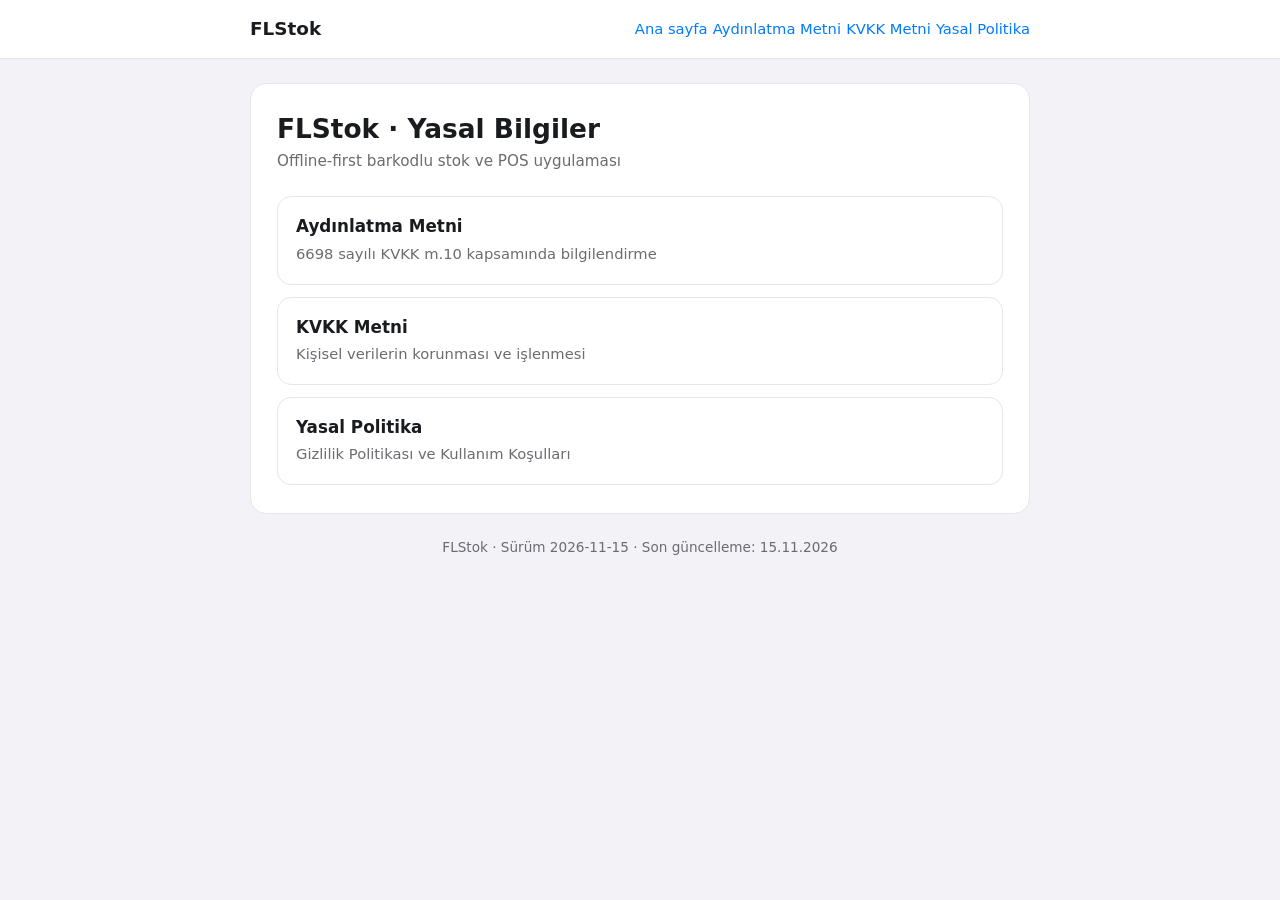
<file: flstok/index.html>
<!DOCTYPE html>
<!-- TASLAK: sarı işaretli [köşeli parantezli] .ph alanlarını kendi bilgilerinle doldur, yayından önce hukukçuya kontrol ettir. -->
<html lang="tr">
<head>
<meta charset="utf-8">
<meta name="viewport" content="width=device-width, initial-scale=1">
<title>Yasal Bilgiler · FLStok</title>
<meta name="description" content="FLStok yasal metinleri">
<style>
:root{color-scheme:light dark;--bg:#f2f2f7;--card:#fff;--text:#1a1b1f;--muted:#6b6b72;--line:#e5e5ea;--blue:#007aff;--ph-bg:#fff3cd;--ph-fg:#664d03}
@media (prefers-color-scheme:dark){:root{--bg:#000;--card:#1c1c1e;--text:#fff;--muted:#a1a1a6;--line:#38383a;--blue:#0a84ff;--ph-bg:#4d3b00;--ph-fg:#ffd75e}}
*{box-sizing:border-box}
body{margin:0;background:var(--bg);color:var(--text);font:16px/1.65 system-ui,-apple-system,"Segoe UI",Roboto,"Helvetica Neue",Arial,sans-serif}
header{background:var(--card);border-bottom:1px solid var(--line)}
.bar{max-width:820px;margin:0 auto;padding:14px 20px;display:flex;flex-wrap:wrap;gap:10px 22px;align-items:center}
.brand{font-weight:800;font-size:1.15rem;color:var(--text);text-decoration:none;margin-right:auto}
nav a{color:var(--blue);text-decoration:none;font-size:.92rem}
nav a:hover{text-decoration:underline}
nav a[aria-current=page]{font-weight:700}
main{max-width:820px;margin:0 auto;padding:24px 20px 56px}
article{background:var(--card);border:1px solid var(--line);border-radius:16px;padding:28px 26px}
h1{font-size:1.65rem;line-height:1.25;margin:0 0 4px}
.sub{color:var(--muted);margin:0 0 22px;font-size:.95rem}
h2{font-size:1.15rem;margin:28px 0 8px}
h2.group{font-size:1.3rem;margin-top:36px;padding-top:18px;border-top:1px solid var(--line)}
h3{font-size:1.02rem;margin:20px 0 6px}
p{margin:0 0 10px}
.ph{background:var(--ph-bg);color:var(--ph-fg);padding:0 .25em;border-radius:4px}
footer{color:var(--muted);font-size:.85rem;margin-top:22px;text-align:center}
.cards{display:grid;gap:12px}
.card{display:block;background:var(--card);border:1px solid var(--line);border-radius:14px;padding:16px 18px;color:var(--text);text-decoration:none}
.card:hover{border-color:var(--blue)}
.card b{display:block;font-size:1.05rem}.card span{color:var(--muted);font-size:.92rem}
@media (max-width:520px){article{padding:20px 16px}}
</style>
</head>
<body>
<header><div class="bar"><a class="brand" href="index.html">FLStok</a><nav><a href="index.html">Ana sayfa</a> <a href="aydinlatma-metni.html">Aydınlatma Metni</a> <a href="kvkk-metni.html">KVKK Metni</a> <a href="yasal-politika.html">Yasal Politika</a></nav></div></header>
<main>
<article>
<h1>FLStok · Yasal Bilgiler</h1>
<p class="sub">Offline-first barkodlu stok ve POS uygulaması</p>
<div class="cards"><a class="card" href="aydinlatma-metni.html"><b>Aydınlatma Metni</b><span>6698 sayılı KVKK m.10 kapsamında bilgilendirme</span></a><a class="card" href="kvkk-metni.html"><b>KVKK Metni</b><span>Kişisel verilerin korunması ve işlenmesi</span></a><a class="card" href="yasal-politika.html"><b>Yasal Politika</b><span>Gizlilik Politikası ve Kullanım Koşulları</span></a></div>
</article>
<footer>FLStok · Sürüm 2026-11-15 · Son güncelleme: 15.11.2026</footer>
</main>
</body>
</html>
</file>
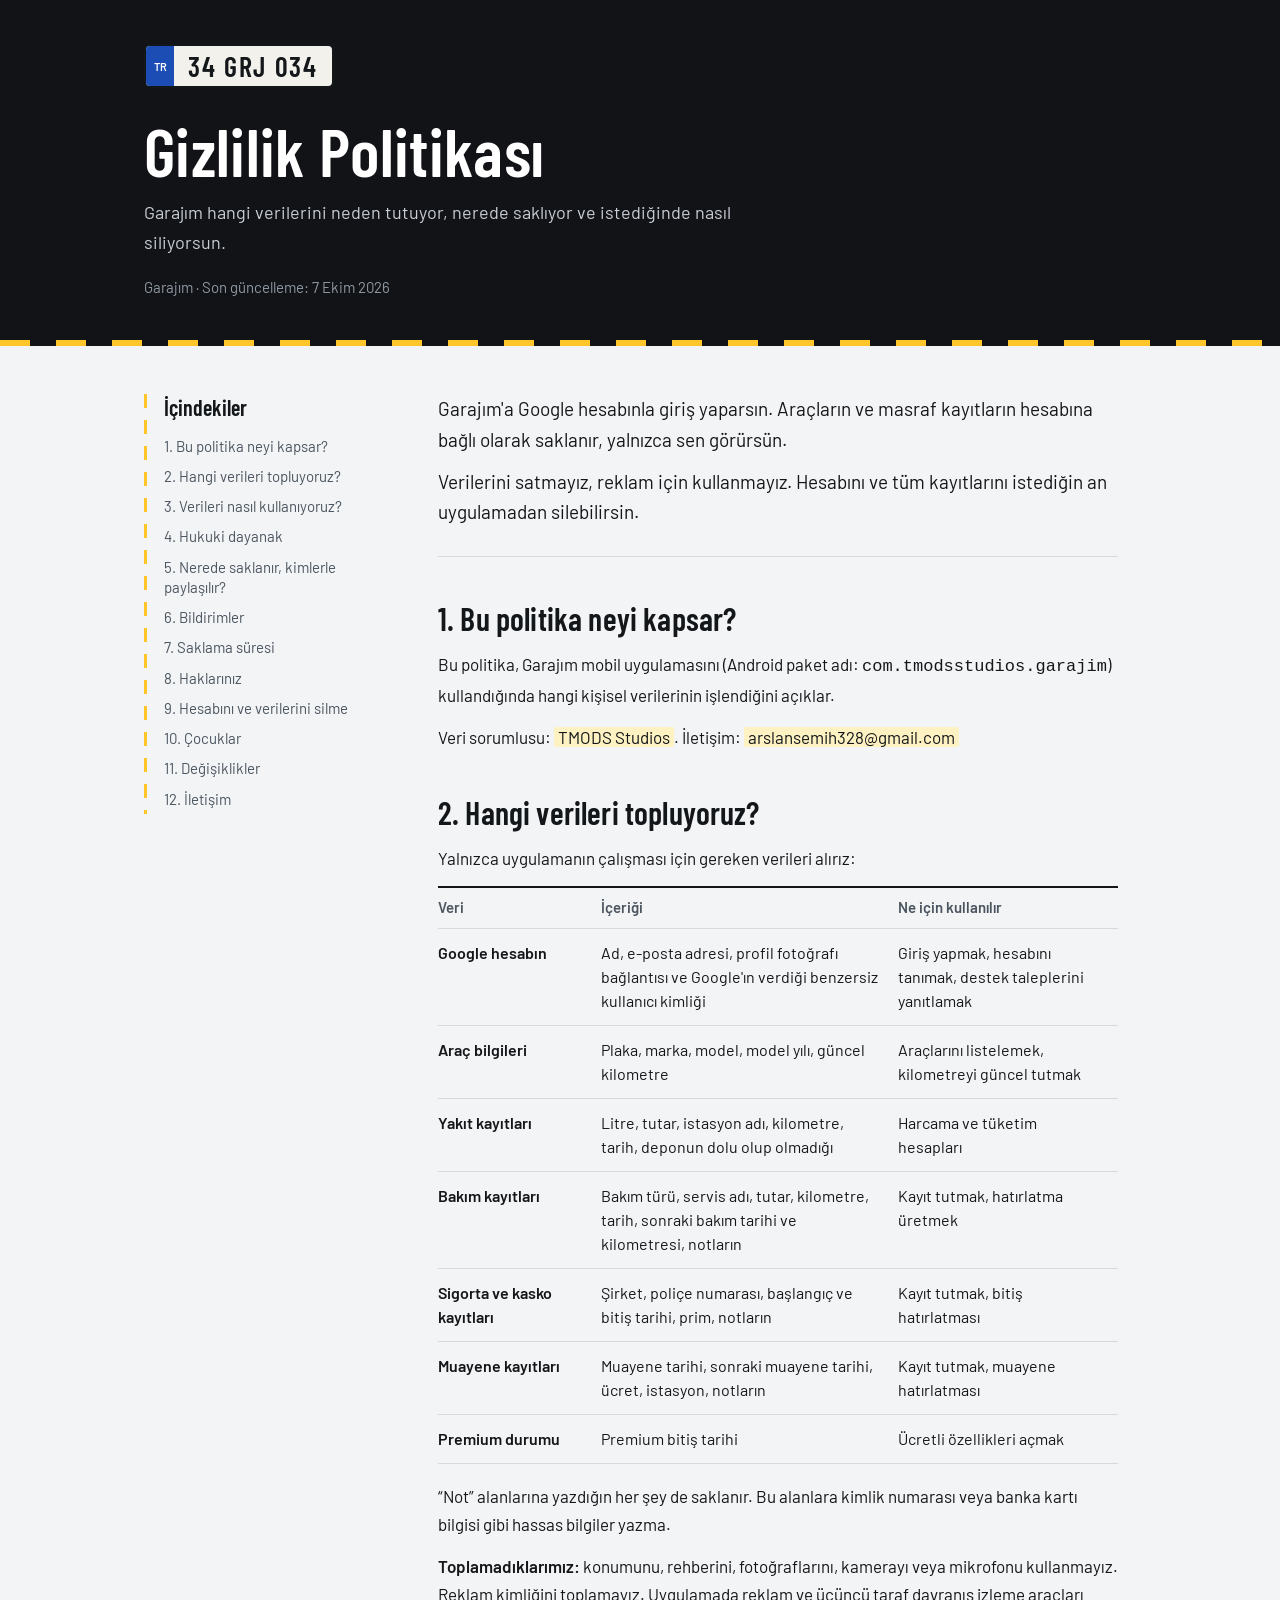
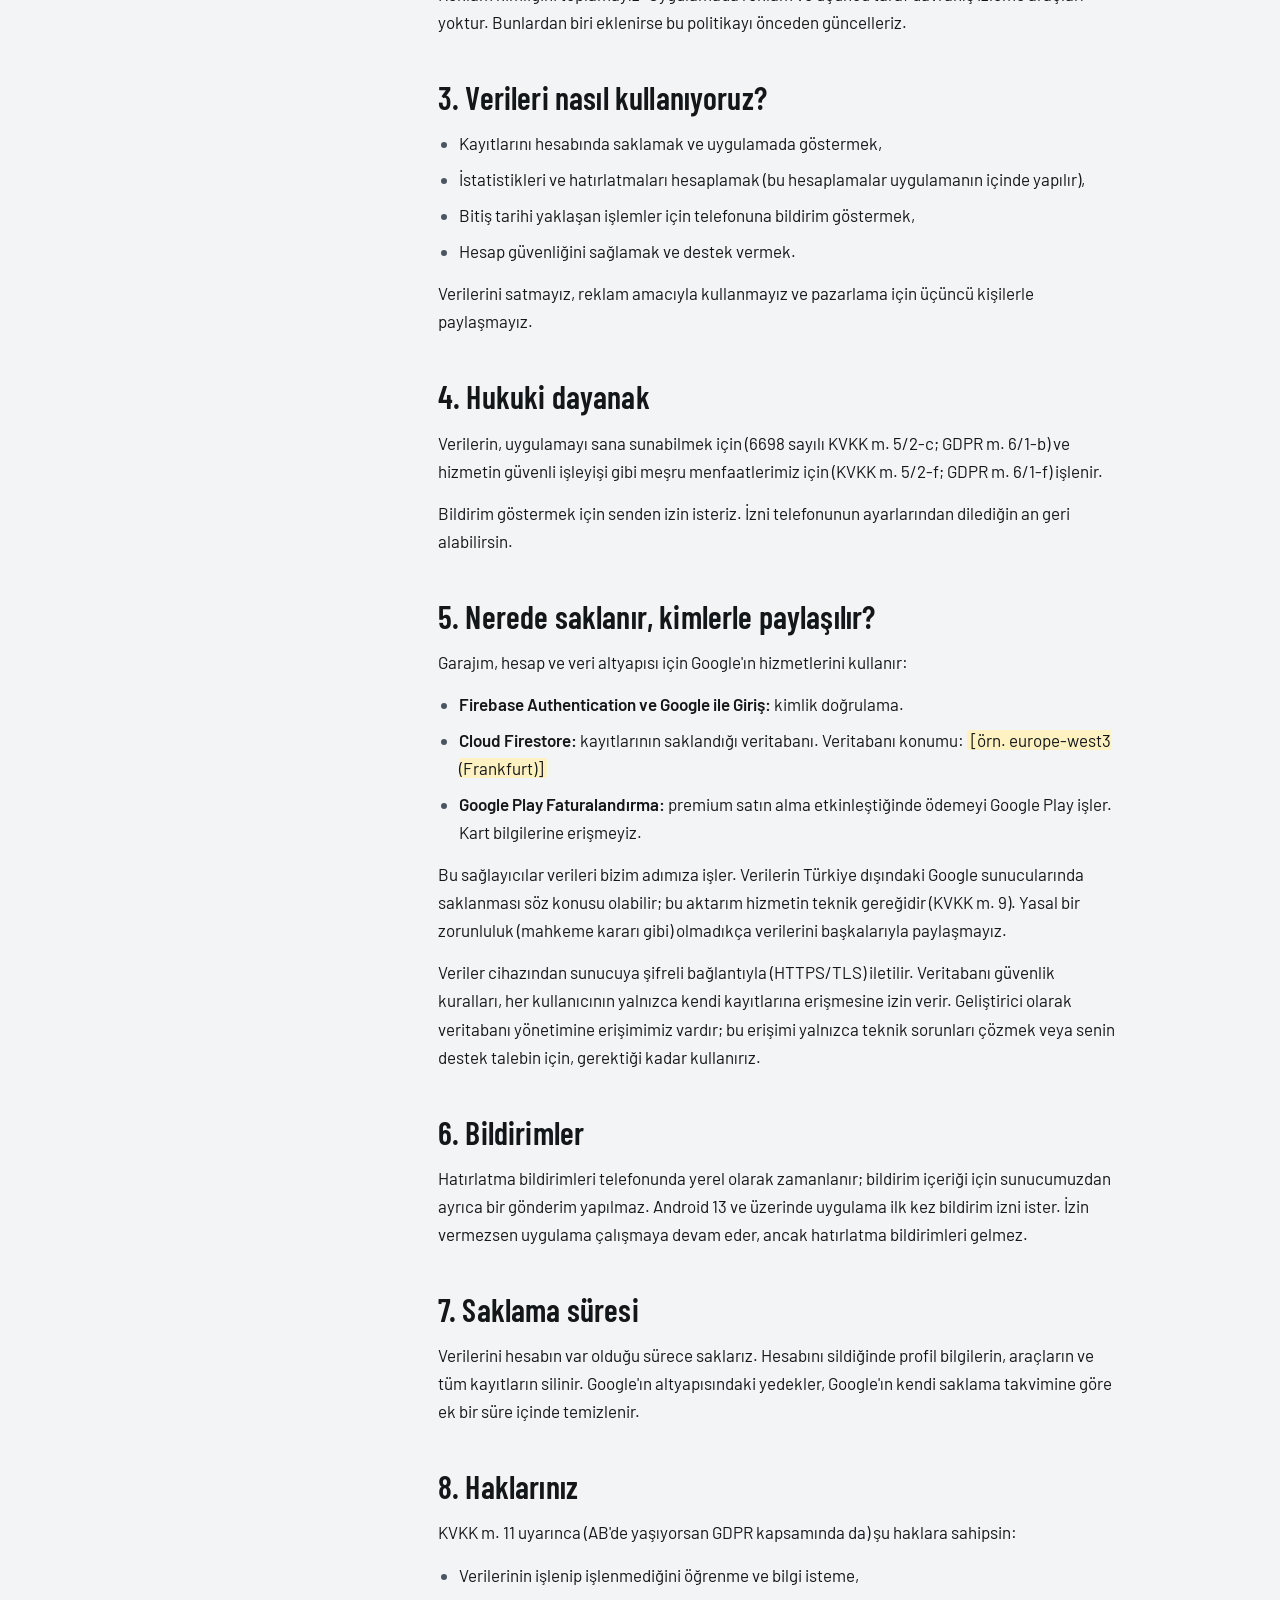
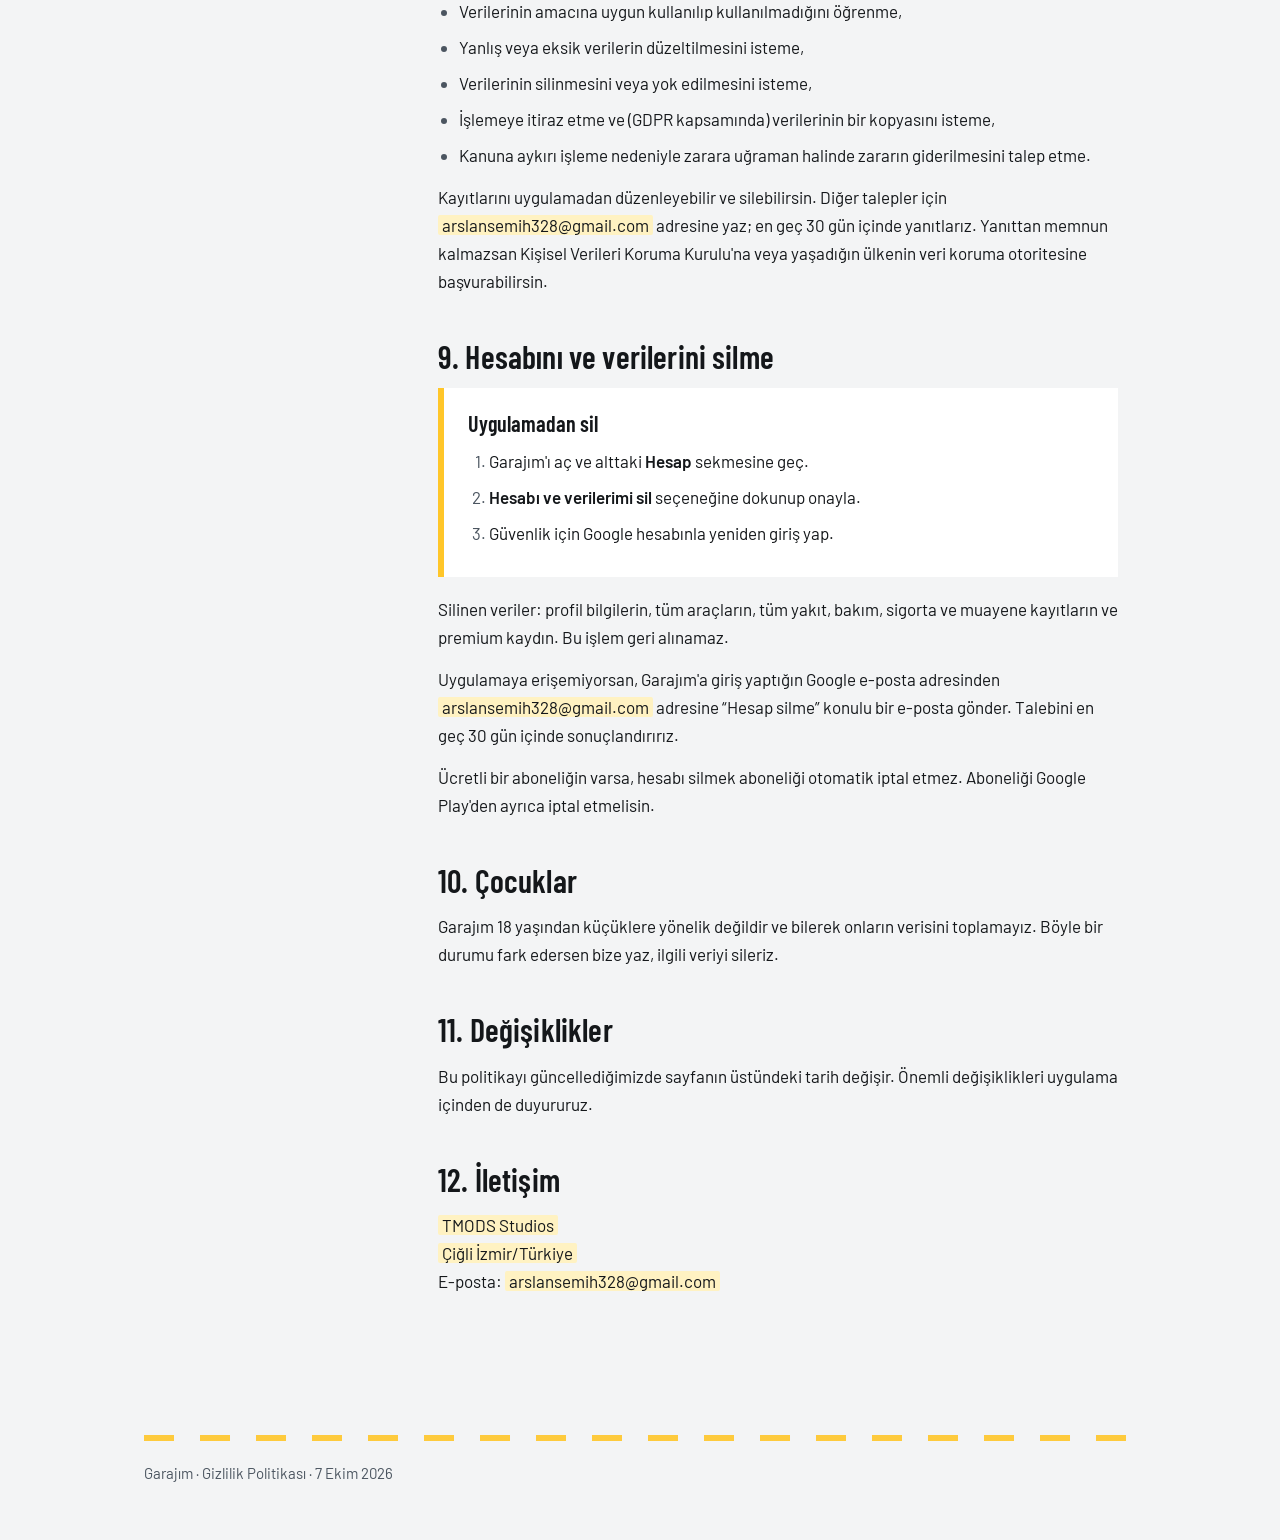
<file: garajim/privacy-policy/index.html>
<!doctype html>
<html lang="tr">
<head>
<meta charset="utf-8">
<meta name="viewport" content="width=device-width, initial-scale=1">
<title>Garajım Gizlilik Politikası</title>
<meta name="description" content="Garajım uygulamasının hangi kişisel verileri neden işlediği, nerede sakladığı ve hesabını ile verilerini nasıl silebileceğin.">
<style>
/* Yazı tipleri sayfanın içinde (Barlow, SIL OFL lisansı). Dış sunucuya istek atılmaz. */
@font-face{font-family:"Barlow";font-weight:400;font-style:normal;font-display:swap;src:url([data-uri]) format("woff2")}
@font-face{font-family:"Barlow";font-weight:600;font-style:normal;font-display:swap;src:url([data-uri]) format("woff2")}
@font-face{font-family:"Barlow Condensed";font-weight:600;font-style:normal;font-display:swap;src:url([data-uri]) format("woff2")}

:root{
  --asphalt:#111316;
  --asphalt-2:#1b1f24;
  --page:#f3f4f5;
  --ink:#14171a;
  --ink-2:#4b5560;
  --rule:#d5d9de;
  --signal:#ffc629;
  --plate:#f2f1ec;
  --plate-blue:#1b4db5;
  --sans:"Barlow","Helvetica Neue",Arial,sans-serif;
  --cond:"Barlow Condensed","Arial Narrow","Roboto Condensed",sans-serif-condensed,sans-serif;
}
*{box-sizing:border-box}
html{scroll-behavior:smooth;scroll-padding-top:20px}
@media (prefers-reduced-motion:reduce){html{scroll-behavior:auto}}
body{margin:0;background:var(--page);color:var(--ink);font:400 17px/1.65 var(--sans);-webkit-text-size-adjust:100%}
a{color:var(--ink);text-decoration-color:var(--signal);text-decoration-thickness:2px;text-underline-offset:3px}
a:hover{background:var(--signal)}
:focus-visible{outline:3px solid var(--signal);outline-offset:3px;border-radius:2px}

/* ---------- Üst bant ---------- */
.top{background:var(--asphalt);color:#fff}
.top-inner{max-width:1040px;margin:0 auto;padding:44px 24px 40px}
.plate{display:inline-flex;height:44px;border:2px solid #14171a;border-radius:6px;overflow:hidden;background:var(--plate);margin-bottom:28px}
.plate .tr{display:grid;place-items:center;width:28px;background:var(--plate-blue);color:#fff;font:600 11px/1 var(--sans)}
.plate .no{display:grid;place-items:center;padding:0 14px;color:#14171a;font:600 28px/1 var(--cond);letter-spacing:.06em}
h1{margin:0 0 14px;font:600 clamp(40px,8vw,68px)/1 var(--cond);letter-spacing:.005em}
.lede{margin:0;max-width:34em;color:#c9ced6;font-size:18px}
.meta{margin:18px 0 0;color:#8f98a3;font-size:15px}
/* Karayolu orta şeridi */
.roadline{height:6px;background:repeating-linear-gradient(90deg,var(--signal) 0 30px,transparent 30px 56px)}

/* ---------- Yerleşim ---------- */
.wrap{max-width:1040px;margin:0 auto;padding:48px 24px 96px;display:grid;grid-template-columns:230px minmax(0,1fr);gap:64px;align-items:start}
.toc{position:sticky;top:24px;padding-left:20px;
  background:repeating-linear-gradient(180deg,var(--signal) 0 14px,transparent 14px 26px) left top/3px 100% no-repeat}
.toc summary{font:600 22px/1.2 var(--cond);cursor:pointer;list-style:none;margin-bottom:10px}
.toc summary::-webkit-details-marker{display:none}
.toc ol{margin:0;padding:0;list-style:none;counter-reset:s}
.toc li{counter-increment:s;margin:0}
.toc li a{display:block;padding:5px 0;font-size:15px;line-height:1.35;color:var(--ink-2);text-decoration:none}
.toc li a::before{content:counter(s) ". ";color:var(--ink-2)}
.toc li a:hover{color:var(--ink);background:none;text-decoration:underline;text-decoration-color:var(--signal)}

main{max-width:680px}
.summary{margin:0 0 44px;padding:0 0 28px;border-bottom:1px solid var(--rule);font-size:19px;line-height:1.6}
.summary p{margin:0 0 12px}
.summary p:last-child{margin:0}
section{margin:0 0 44px}
h2{margin:0 0 14px;font:600 32px/1.1 var(--cond);letter-spacing:.005em}
p{margin:0 0 14px}
ul,ol.steps{margin:0 0 14px;padding-left:1.25em}
li{margin:0 0 8px}
li::marker{color:var(--ink-2)}
.fill{background:#fff2c2;padding:0 4px;border-radius:2px;box-decoration-break:clone}

/* Tablo */
.table-wrap{overflow-x:auto;margin:6px 0 18px;border-top:2px solid var(--ink);border-bottom:1px solid var(--rule)}
table{border-collapse:collapse;width:100%;min-width:560px;font-size:16px;line-height:1.5}
th,td{text-align:left;vertical-align:top;padding:12px 14px 12px 0;border-bottom:1px solid var(--rule)}
tr:last-child td{border-bottom:0}
th{font:600 15px/1.3 var(--sans);color:var(--ink-2);padding-top:10px;padding-bottom:10px}
td:first-child{font-weight:600;width:24%}

/* Silme kutusu */
.callout{margin:6px 0 18px;padding:22px 24px;background:#fff;border-left:6px solid var(--signal)}
.callout h3{margin:0 0 10px;font:600 22px/1.2 var(--cond)}
.callout p:last-child,.callout ol:last-child{margin-bottom:0}

footer{max-width:1040px;margin:0 auto;padding:0 24px 56px;color:var(--ink-2);font-size:15px}
footer .roadline{margin-bottom:20px;opacity:.9}

/* ---------- Dar ekran ---------- */
@media (max-width:860px){
  .wrap{display:block;padding-top:28px}
  .toc{position:static;margin-bottom:36px;padding:14px 16px;background:#fff;border-left:6px solid var(--signal)}
  .toc summary{margin:0}
  .toc[open] summary,.toc details[open] summary{margin-bottom:10px}
  h2{font-size:30px}
}
@media print{
  .toc,.roadline{display:none}
  body{background:#fff}
  .top{background:#fff;color:#000}
  .lede,.meta{color:#333}
  .wrap{display:block}
}
</style>
</head>
<body>

<header class="top">
  <div class="top-inner">
    <div class="plate" aria-hidden="true"><span class="tr">TR</span><span class="no">34 GRJ 034</span></div>
    <h1>Gizlilik Politikası</h1>
    <p class="lede">Garajım hangi verilerini neden tutuyor, nerede saklıyor ve istediğinde nasıl siliyorsun.</p>
    <p class="meta">Garajım · Son güncelleme: 7 Ekim 2026</p>
  </div>
  <div class="roadline" aria-hidden="true"></div>
</header>

<div class="wrap">

  <nav class="toc" aria-label="İçindekiler">
    <details id="toc">
      <summary>İçindekiler</summary>
      <ol>
        <li><a href="#kapsam">Bu politika neyi kapsar?</a></li>
        <li><a href="#veriler">Hangi verileri topluyoruz?</a></li>
        <li><a href="#kullanim">Verileri nasıl kullanıyoruz?</a></li>
        <li><a href="#dayanak">Hukuki dayanak</a></li>
        <li><a href="#saklama-yeri">Nerede saklanır, kimlerle paylaşılır?</a></li>
        <li><a href="#bildirimler">Bildirimler</a></li>
        <li><a href="#sure">Saklama süresi</a></li>
        <li><a href="#haklar">Haklarınız</a></li>
        <li><a href="#hesap-silme">Hesabını ve verilerini silme</a></li>
        <li><a href="#cocuklar">Çocuklar</a></li>
        <li><a href="#degisiklik">Değişiklikler</a></li>
        <li><a href="#iletisim">İletişim</a></li>
      </ol>
    </details>
  </nav>

  <main>
    <div class="summary">
      <p>Garajım'a Google hesabınla giriş yaparsın. Araçların ve masraf kayıtların hesabına bağlı olarak saklanır, yalnızca sen görürsün.</p>
      <p>Verilerini satmayız, reklam için kullanmayız. Hesabını ve tüm kayıtlarını istediğin an uygulamadan silebilirsin.</p>
    </div>

    <section id="kapsam">
      <h2>1. Bu politika neyi kapsar?</h2>
      <p>Bu politika, Garajım mobil uygulamasını (Android paket adı: <code>com.tmodsstudios.garajim</code>) kullandığında hangi kişisel verilerinin işlendiğini açıklar.</p>
      <p>Veri sorumlusu: <span class="fill">TMODS Studios</span>. İletişim: <span class="fill">arslansemih328@gmail.com</span></p>
    </section>

    <section id="veriler">
      <h2>2. Hangi verileri topluyoruz?</h2>
      <p>Yalnızca uygulamanın çalışması için gereken verileri alırız:</p>
      <div class="table-wrap">
        <table>
          <thead>
            <tr><th>Veri</th><th>İçeriği</th><th>Ne için kullanılır</th></tr>
          </thead>
          <tbody>
            <tr><td>Google hesabın</td><td>Ad, e-posta adresi, profil fotoğrafı bağlantısı ve Google'ın verdiği benzersiz kullanıcı kimliği</td><td>Giriş yapmak, hesabını tanımak, destek taleplerini yanıtlamak</td></tr>
            <tr><td>Araç bilgileri</td><td>Plaka, marka, model, model yılı, güncel kilometre</td><td>Araçlarını listelemek, kilometreyi güncel tutmak</td></tr>
            <tr><td>Yakıt kayıtları</td><td>Litre, tutar, istasyon adı, kilometre, tarih, deponun dolu olup olmadığı</td><td>Harcama ve tüketim hesapları</td></tr>
            <tr><td>Bakım kayıtları</td><td>Bakım türü, servis adı, tutar, kilometre, tarih, sonraki bakım tarihi ve kilometresi, notların</td><td>Kayıt tutmak, hatırlatma üretmek</td></tr>
            <tr><td>Sigorta ve kasko kayıtları</td><td>Şirket, poliçe numarası, başlangıç ve bitiş tarihi, prim, notların</td><td>Kayıt tutmak, bitiş hatırlatması</td></tr>
            <tr><td>Muayene kayıtları</td><td>Muayene tarihi, sonraki muayene tarihi, ücret, istasyon, notların</td><td>Kayıt tutmak, muayene hatırlatması</td></tr>
            <tr><td>Premium durumu</td><td>Premium bitiş tarihi</td><td>Ücretli özellikleri açmak</td></tr>
          </tbody>
        </table>
      </div>
      <p>“Not” alanlarına yazdığın her şey de saklanır. Bu alanlara kimlik numarası veya banka kartı bilgisi gibi hassas bilgiler yazma.</p>
      <p><strong>Toplamadıklarımız:</strong> konumunu, rehberini, fotoğraflarını, kamerayı veya mikrofonu kullanmayız. Reklam kimliğini toplamayız. Uygulamada reklam ve üçüncü taraf davranış izleme araçları yoktur. Bunlardan biri eklenirse bu politikayı önceden güncelleriz.</p>
    </section>

    <section id="kullanim">
      <h2>3. Verileri nasıl kullanıyoruz?</h2>
      <ul>
        <li>Kayıtlarını hesabında saklamak ve uygulamada göstermek,</li>
        <li>İstatistikleri ve hatırlatmaları hesaplamak (bu hesaplamalar uygulamanın içinde yapılır),</li>
        <li>Bitiş tarihi yaklaşan işlemler için telefonuna bildirim göstermek,</li>
        <li>Hesap güvenliğini sağlamak ve destek vermek.</li>
      </ul>
      <p>Verilerini satmayız, reklam amacıyla kullanmayız ve pazarlama için üçüncü kişilerle paylaşmayız.</p>
    </section>

    <section id="dayanak">
      <h2>4. Hukuki dayanak</h2>
      <p>Verilerin, uygulamayı sana sunabilmek için (6698 sayılı KVKK m. 5/2-c; GDPR m. 6/1-b) ve hizmetin güvenli işleyişi gibi meşru menfaatlerimiz için (KVKK m. 5/2-f; GDPR m. 6/1-f) işlenir.</p>
      <p>Bildirim göstermek için senden izin isteriz. İzni telefonunun ayarlarından dilediğin an geri alabilirsin.</p>
    </section>

    <section id="saklama-yeri">
      <h2>5. Nerede saklanır, kimlerle paylaşılır?</h2>
      <p>Garajım, hesap ve veri altyapısı için Google'ın hizmetlerini kullanır:</p>
      <ul>
        <li><strong>Firebase Authentication ve Google ile Giriş:</strong> kimlik doğrulama.</li>
        <li><strong>Cloud Firestore:</strong> kayıtlarının saklandığı veritabanı. Veritabanı konumu: <span class="fill">[örn. europe-west3 (Frankfurt)]</span></li>
        <li><strong>Google Play Faturalandırma:</strong> premium satın alma etkinleştiğinde ödemeyi Google Play işler. Kart bilgilerine erişmeyiz.</li>
      </ul>
      <p>Bu sağlayıcılar verileri bizim adımıza işler. Verilerin Türkiye dışındaki Google sunucularında saklanması söz konusu olabilir; bu aktarım hizmetin teknik gereğidir (KVKK m. 9). Yasal bir zorunluluk (mahkeme kararı gibi) olmadıkça verilerini başkalarıyla paylaşmayız.</p>
      <p>Veriler cihazından sunucuya şifreli bağlantıyla (HTTPS/TLS) iletilir. Veritabanı güvenlik kuralları, her kullanıcının yalnızca kendi kayıtlarına erişmesine izin verir. Geliştirici olarak veritabanı yönetimine erişimimiz vardır; bu erişimi yalnızca teknik sorunları çözmek veya senin destek talebin için, gerektiği kadar kullanırız.</p>
    </section>

    <section id="bildirimler">
      <h2>6. Bildirimler</h2>
      <p>Hatırlatma bildirimleri telefonunda yerel olarak zamanlanır; bildirim içeriği için sunucumuzdan ayrıca bir gönderim yapılmaz. Android 13 ve üzerinde uygulama ilk kez bildirim izni ister. İzin vermezsen uygulama çalışmaya devam eder, ancak hatırlatma bildirimleri gelmez.</p>
    </section>

    <section id="sure">
      <h2>7. Saklama süresi</h2>
      <p>Verilerini hesabın var olduğu sürece saklarız. Hesabını sildiğinde profil bilgilerin, araçların ve tüm kayıtların silinir. Google'ın altyapısındaki yedekler, Google'ın kendi saklama takvimine göre ek bir süre içinde temizlenir.</p>
    </section>

    <section id="haklar">
      <h2>8. Haklarınız</h2>
      <p>KVKK m. 11 uyarınca (AB'de yaşıyorsan GDPR kapsamında da) şu haklara sahipsin:</p>
      <ul>
        <li>Verilerinin işlenip işlenmediğini öğrenme ve bilgi isteme,</li>
        <li>Verilerinin amacına uygun kullanılıp kullanılmadığını öğrenme,</li>
        <li>Yanlış veya eksik verilerin düzeltilmesini isteme,</li>
        <li>Verilerinin silinmesini veya yok edilmesini isteme,</li>
        <li>İşlemeye itiraz etme ve (GDPR kapsamında) verilerinin bir kopyasını isteme,</li>
        <li>Kanuna aykırı işleme nedeniyle zarara uğraman halinde zararın giderilmesini talep etme.</li>
      </ul>
      <p>Kayıtlarını uygulamadan düzenleyebilir ve silebilirsin. Diğer talepler için <span class="fill">arslansemih328@gmail.com</span> adresine yaz; en geç 30 gün içinde yanıtlarız. Yanıttan memnun kalmazsan Kişisel Verileri Koruma Kurulu'na veya yaşadığın ülkenin veri koruma otoritesine başvurabilirsin.</p>
    </section>

    <section id="hesap-silme">
      <h2>9. Hesabını ve verilerini silme</h2>
      <div class="callout">
        <h3>Uygulamadan sil</h3>
        <ol class="steps">
          <li>Garajım'ı aç ve alttaki <strong>Hesap</strong> sekmesine geç.</li>
          <li><strong>Hesabı ve verilerimi sil</strong> seçeneğine dokunup onayla.</li>
          <li>Güvenlik için Google hesabınla yeniden giriş yap.</li>
        </ol>
      </div>
      <p>Silinen veriler: profil bilgilerin, tüm araçların, tüm yakıt, bakım, sigorta ve muayene kayıtların ve premium kaydın. Bu işlem geri alınamaz.</p>
      <p>Uygulamaya erişemiyorsan, Garajım'a giriş yaptığın Google e-posta adresinden <span class="fill">arslansemih328@gmail.com</span> adresine “Hesap silme” konulu bir e-posta gönder. Talebini en geç 30 gün içinde sonuçlandırırız.</p>
      <p>Ücretli bir aboneliğin varsa, hesabı silmek aboneliği otomatik iptal etmez. Aboneliği Google Play'den ayrıca iptal etmelisin.</p>
    </section>

    <section id="cocuklar">
      <h2>10. Çocuklar</h2>
      <p>Garajım 18 yaşından küçüklere yönelik değildir ve bilerek onların verisini toplamayız. Böyle bir durumu fark edersen bize yaz, ilgili veriyi sileriz.</p>
    </section>

    <section id="degisiklik">
      <h2>11. Değişiklikler</h2>
      <p>Bu politikayı güncellediğimizde sayfanın üstündeki tarih değişir. Önemli değişiklikleri uygulama içinden de duyururuz.</p>
    </section>

    <section id="iletisim">
      <h2>12. İletişim</h2>
      <p><span class="fill">TMODS Studios</span><br>
      <span class="fill">Çiğli İzmir/Türkiye</span><br>
      E-posta: <span class="fill">arslansemih328@gmail.com</span></p>
    </section>
  </main>
</div>

<footer>
  <div class="roadline" aria-hidden="true"></div>
  <span>Garajım · Gizlilik Politikası · 7 Ekim 2026</span>
</footer>

<script>
/* Geniş ekranda içindekiler hep açık, dar ekranda kapalı başlar. Başka bir iş yapmaz. */
(function(){var t=document.getElementById('toc');if(t&&window.matchMedia('(min-width:861px)').matches){t.open=true;t.querySelector('summary').addEventListener('click',function(e){e.preventDefault()})}})();
</script>
</body>
</html>
</file>
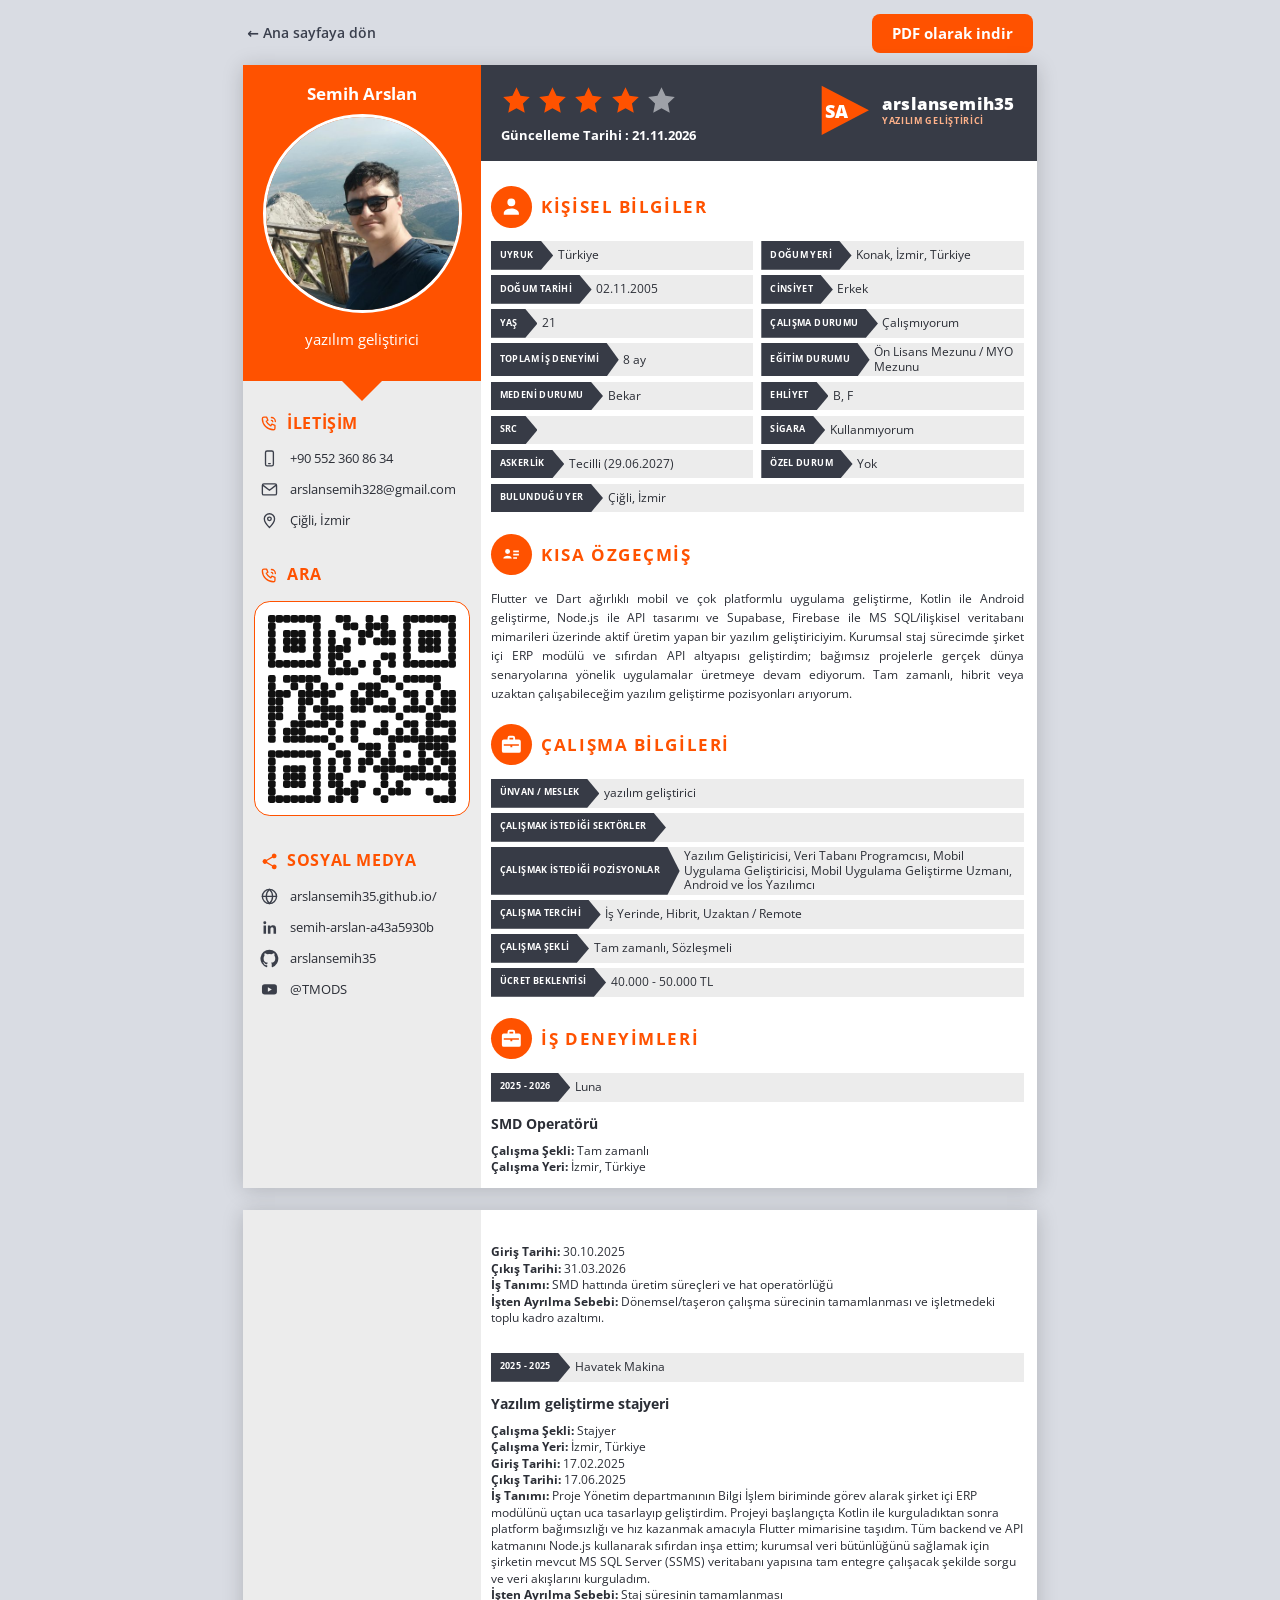
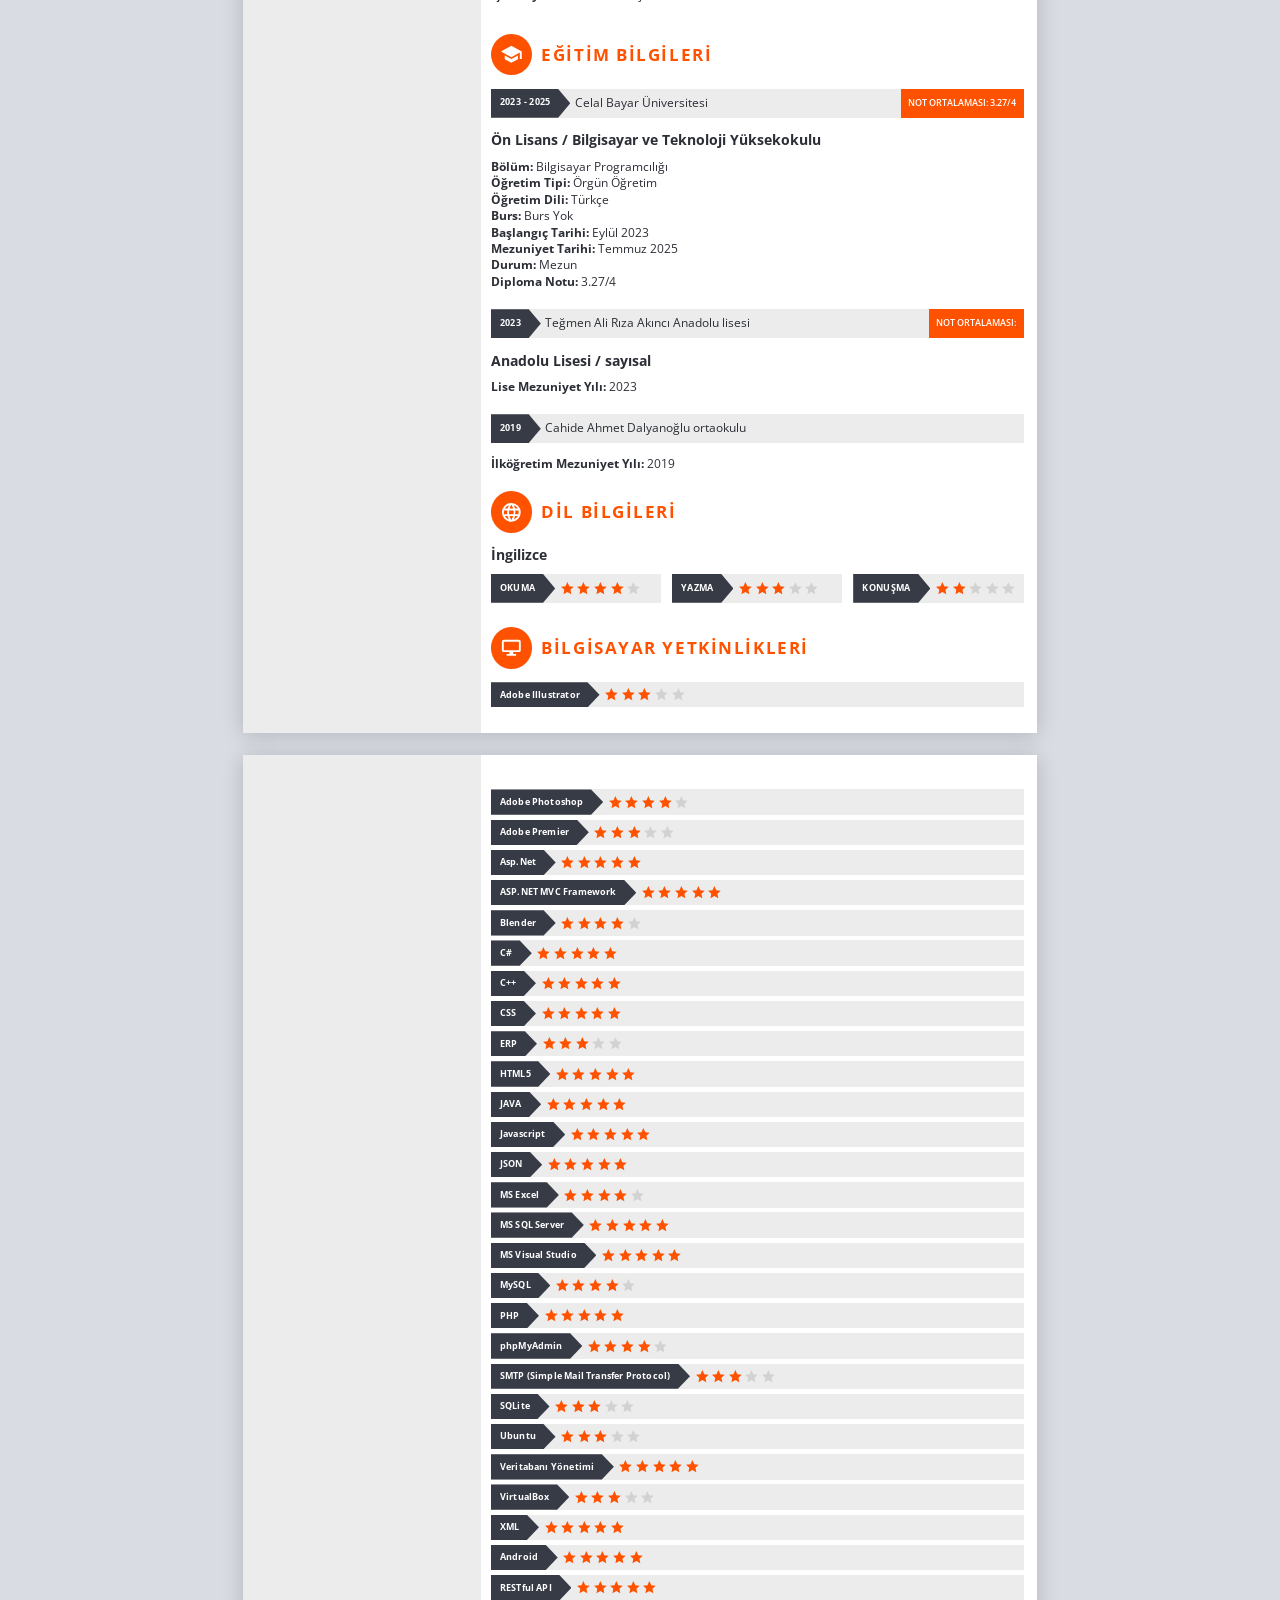
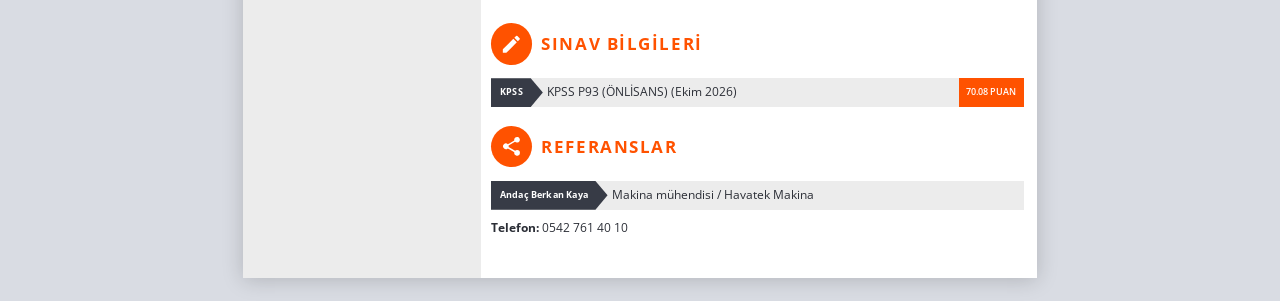
<file: cv.html>
<!DOCTYPE html>
<html lang="tr">
<head>
<meta charset="utf-8">
<meta name="viewport" content="width=device-width, initial-scale=1">
<title>Semih Arslan – Yazılım Geliştirici CV</title>
<meta name="description" content="Semih Arslan – Flutter, Dart, Kotlin ve Node.js ile mobil ve çok platformlu uygulama geliştiren yazılım geliştirici.">
<link rel="preconnect" href="https://fonts.googleapis.com">
<link rel="preconnect" href="https://fonts.gstatic.com" crossorigin>
<link href="https://fonts.googleapis.com/css2?family=Open+Sans:wght@400;600;700;800&display=swap" rel="stylesheet">
<style>
:root{--or:#ff5200;--dk:#373b46;--gr:#ececec;--tx:#2b2e36;}
*{box-sizing:border-box;margin:0;padding:0}
html{-webkit-text-size-adjust:100%}
body{font-family:"Open Sans","Segoe UI",system-ui,Arial,sans-serif;color:var(--tx);background:#d9dce3;font-size:9.4pt;line-height:1.35}
svg{display:block}

.toolbar{width:210mm;max-width:100%;margin:14px auto 12px;display:flex;justify-content:space-between;align-items:center;gap:12px;flex-wrap:wrap;padding:0 4px}
.toolbar a{color:#3a3f4d;font-weight:600;font-size:14px;text-decoration:none}
.toolbar a:hover{text-decoration:underline}
.btn{appearance:none;border:0;cursor:pointer;background:var(--or);color:#fff;font:700 15px/1 "Open Sans",system-ui,sans-serif;padding:12px 20px;border-radius:8px}
.btn:hover{background:#e04800}
.btn:focus-visible,a:focus-visible{outline:3px solid #1d2230;outline-offset:3px}

.pages{width:210mm;margin:0 auto;transform-origin:top left}
.page{position:relative;width:210mm;height:297mm;overflow:hidden;background:linear-gradient(to right,var(--gr) 63mm,#fff 63mm);margin:0 0 6mm;box-shadow:0 2px 20px rgba(0,0,0,.18)}
.main{position:absolute;left:65.5mm;right:3.5mm;top:0}
.main.pad{top:9mm}

/* ---------- sol kolon ---------- */
.hero{position:absolute;left:0;top:0;width:63mm;height:83.5mm;background:var(--or);color:#fff;text-align:center}
.hero::after{content:"";position:absolute;left:50%;bottom:-5.4mm;margin-left:-5.4mm;border:5.4mm solid transparent;border-bottom:0;border-top-color:var(--or)}
.hero .nm{position:absolute;top:4.4mm;width:100%;font-weight:700;font-size:13pt}
.hero .ph{position:absolute;left:5.2mm;top:13mm;width:52.6mm;height:52.6mm;border-radius:50%;border:.9mm solid #fff;overflow:hidden;background:#fff}
.hero .ph img{width:100%;height:100%;object-fit:cover;display:block}
.hero .tt{position:absolute;top:70mm;width:100%;font-size:11pt}
.sidebody{position:absolute;left:0;top:92mm;width:63mm;padding:0 3mm}
.sh{display:flex;align-items:center;gap:2.2mm;color:var(--or);font-weight:700;font-size:12pt;letter-spacing:.04em;text-transform:uppercase;margin:0 0 4mm 1.4mm}
.sh svg{width:5mm;height:5mm}
.sidebody ul{list-style:none;margin:0 0 9mm 1.4mm;display:grid;gap:3.2mm}
.sidebody li{display:flex;align-items:center;gap:3mm;font-size:9.6pt;word-break:break-all}
.sidebody .ico{width:5mm;height:5mm;flex:none;color:#3b3f4a}
.sidebody .ico svg{width:100%;height:100%}
.qr{margin:0 0 9mm;background:#fff;border:.28mm solid var(--or);border-radius:4.2mm;padding:3.4mm}
.qr svg{width:100%;height:auto}

/* ---------- üst bant ---------- */
.top{position:absolute;left:63mm;right:0;top:0;height:25.4mm;background:var(--dk);color:#fff}
.top .rate{position:absolute;left:5.2mm;top:5.3mm}
.top .upd{position:absolute;left:5.2mm;top:16.5mm;font-weight:700;font-size:9.6pt}
.top .brand{position:absolute;right:6mm;top:4.6mm;display:flex;align-items:center;gap:2.4mm}
.top .brand .mk{width:15mm;height:15mm}
.top .brand .bt{line-height:1.1}
.top .brand b{font-size:12.5pt;font-weight:800;display:block;letter-spacing:.01em}
.top .brand i{font-style:normal;font-size:6.4pt;font-weight:700;color:#ffb28a;letter-spacing:.08em}

/* ---------- bölüm başlıkları ---------- */
.sec{display:flex;align-items:center;gap:2.4mm;color:var(--or);font-weight:700;font-size:13pt;letter-spacing:.09em;text-transform:uppercase;margin:0 0 3.6mm}
.sec .dot{width:11mm;height:11mm;border-radius:50%;background:var(--or);display:flex;align-items:center;justify-content:center;flex:none}
.sec .dot svg{width:6mm;height:6mm;fill:#fff}
.block{margin-bottom:6.4mm}

/* ---------- satırlar ---------- */
.row{display:flex;align-items:stretch;background:var(--gr);min-height:7.6mm;margin-bottom:1.4mm;position:relative}
.row .lab{flex:none;background:var(--dk);color:#fff;font-weight:700;font-size:6.6pt;letter-spacing:.04em;text-transform:uppercase;display:flex;align-items:center;padding:0 5.2mm 0 2.4mm;clip-path:polygon(0 0,calc(100% - 3.2mm) 0,100% 50%,calc(100% - 3.2mm) 100%,0 100%);white-space:nowrap;max-width:60%}
.row .val{flex:1;display:flex;align-items:center;padding:.6mm 2mm .6mm 1.2mm;font-size:9pt;line-height:1.2}
.row .badge{flex:none;background:var(--or);color:#fff;font-size:6.8pt;font-weight:600;display:flex;align-items:center;padding:0 2mm;text-transform:uppercase}
.grid2{display:grid;grid-template-columns:1fr 1fr;column-gap:2.2mm}
.grid2 .row .val{white-space:normal}
.row.tall .val{font-size:9pt}
.row.cs .lab{text-transform:none;letter-spacing:.02em;font-size:6.9pt}
.sec-title-gap{height:0}

.ttl{font-size:10.4pt;font-weight:700;margin:3.6mm 0 2.3mm}
.lns{font-size:8.7pt;line-height:1.42}
.lns b{font-weight:700}
.entry{margin-bottom:6mm}
.langrow{display:grid;grid-template-columns:repeat(3,1fr);column-gap:3mm;margin-top:2.4mm}

.stars{display:flex;gap:.5mm;align-items:center}
.st{width:3.9mm;height:3.9mm}
.st.on{fill:var(--or)} .st.off{fill:#d2d2d2}
.stars.big .st{width:8.2mm;height:8.2mm;margin-right:.9mm}
.stars.big .st.off{fill:#9ea1a8}
.skills .row{min-height:6.7mm;margin-bottom:1.3mm}

.pageno{display:none}

/* ---------- mobil: sayfa kağıt boyutunda kalır, JS küçültür ---------- */
@media screen{ .pages{transform-origin:top left} }

@page{size:A4;margin:0}
@media print{
  html,body{background:#fff}
  .toolbar{display:none!important}
  .pages{margin:0;width:210mm;zoom:1!important;transform:none!important}
  .page{margin:0;box-shadow:none;break-after:page;page-break-after:always}
  .page:last-child{break-after:auto;page-break-after:auto}
  *{-webkit-print-color-adjust:exact;print-color-adjust:exact}
}
</style>
</head>
<body>

<div class="toolbar">
  <a href="https://arslansemih35.github.io/">&larr; Ana sayfaya dön</a>
  <button class="btn" type="button" id="download">PDF olarak indir</button>
</div>

<div class="pages" id="pages">

<!-- ================= SAYFA 1 ================= -->
<section class="page">
  <div class="hero">
    <div class="nm">Semih Arslan</div>
    <div class="ph"><img src="[data-uri]" alt="Semih Arslan"></div>
    <div class="tt">yazılım geliştirici</div>
  </div>

  <div class="sidebody">
    <h2 class="sh"><svg viewBox="0 0 24 24" aria-hidden="true" fill="none" stroke="currentColor" stroke-width="1.7" stroke-linecap="round" stroke-linejoin="round"><path d="M5 4h3.5l1.5 4-2 1.3a11 11 0 005.7 5.7L15 13l4 1.5V18a2 2 0 01-2 2A14 14 0 013 6a2 2 0 012-2z"/><path d="M14.5 4.5a5 5 0 015 5M14.5 8a1.7 1.7 0 011.7 1.7"/></svg><span>İletişim</span></h2>
    <ul><li><span class="ico"><svg viewBox="0 0 24 24" aria-hidden="true" fill="none" stroke="currentColor" stroke-width="1.7" stroke-linecap="round" stroke-linejoin="round"><rect x="7" y="2.5" width="10" height="19" rx="2"/><path d="M11 18.5h2"/></svg></span><span>+90 552 360 86 34</span></li><li><span class="ico"><svg viewBox="0 0 24 24" aria-hidden="true" fill="none" stroke="currentColor" stroke-width="1.7" stroke-linecap="round" stroke-linejoin="round"><rect x="3" y="5" width="18" height="14" rx="2"/><path d="M3.5 6.5L12 13l8.5-6.5"/></svg></span><span>arslansemih328@gmail.com</span></li><li><span class="ico"><svg viewBox="0 0 24 24" aria-hidden="true" fill="none" stroke="currentColor" stroke-width="1.7" stroke-linecap="round" stroke-linejoin="round"><path d="M12 21s-6.5-6-6.5-11a6.5 6.5 0 0113 0c0 5-6.5 11-6.5 11z"/><circle cx="12" cy="10" r="2.3"/></svg></span><span>Çiğli, İzmir</span></li></ul>

    <h2 class="sh"><svg viewBox="0 0 24 24" aria-hidden="true" fill="none" stroke="currentColor" stroke-width="1.7" stroke-linecap="round" stroke-linejoin="round"><path d="M5 4h3.5l1.5 4-2 1.3a11 11 0 005.7 5.7L15 13l4 1.5V18a2 2 0 01-2 2A14 14 0 013 6a2 2 0 012-2z"/><path d="M14.5 4.5a5 5 0 015 5M14.5 8a1.7 1.7 0 011.7 1.7"/></svg><span>Ara</span></h2>
    <div class="qr"><svg viewBox="0 0 25 25" xmlns="http://www.w3.org/2000/svg" fill="#111" shape-rendering="geometricPrecision" role="img" aria-label="Telefon QR kodu"><rect x="0" y="0" width="1.02" height="1.02" rx=".28"/><rect x="1" y="0" width="1.02" height="1.02" rx=".28"/><rect x="2" y="0" width="1.02" height="1.02" rx=".28"/><rect x="3" y="0" width="1.02" height="1.02" rx=".28"/><rect x="4" y="0" width="1.02" height="1.02" rx=".28"/><rect x="5" y="0" width="1.02" height="1.02" rx=".28"/><rect x="6" y="0" width="1.02" height="1.02" rx=".28"/><rect x="9" y="0" width="1.02" height="1.02" rx=".28"/><rect x="10" y="0" width="1.02" height="1.02" rx=".28"/><rect x="13" y="0" width="1.02" height="1.02" rx=".28"/><rect x="15" y="0" width="1.02" height="1.02" rx=".28"/><rect x="18" y="0" width="1.02" height="1.02" rx=".28"/><rect x="19" y="0" width="1.02" height="1.02" rx=".28"/><rect x="20" y="0" width="1.02" height="1.02" rx=".28"/><rect x="21" y="0" width="1.02" height="1.02" rx=".28"/><rect x="22" y="0" width="1.02" height="1.02" rx=".28"/><rect x="23" y="0" width="1.02" height="1.02" rx=".28"/><rect x="24" y="0" width="1.02" height="1.02" rx=".28"/><rect x="0" y="1" width="1.02" height="1.02" rx=".28"/><rect x="6" y="1" width="1.02" height="1.02" rx=".28"/><rect x="10" y="1" width="1.02" height="1.02" rx=".28"/><rect x="11" y="1" width="1.02" height="1.02" rx=".28"/><rect x="13" y="1" width="1.02" height="1.02" rx=".28"/><rect x="14" y="1" width="1.02" height="1.02" rx=".28"/><rect x="15" y="1" width="1.02" height="1.02" rx=".28"/><rect x="18" y="1" width="1.02" height="1.02" rx=".28"/><rect x="24" y="1" width="1.02" height="1.02" rx=".28"/><rect x="0" y="2" width="1.02" height="1.02" rx=".28"/><rect x="2" y="2" width="1.02" height="1.02" rx=".28"/><rect x="3" y="2" width="1.02" height="1.02" rx=".28"/><rect x="4" y="2" width="1.02" height="1.02" rx=".28"/><rect x="6" y="2" width="1.02" height="1.02" rx=".28"/><rect x="8" y="2" width="1.02" height="1.02" rx=".28"/><rect x="12" y="2" width="1.02" height="1.02" rx=".28"/><rect x="13" y="2" width="1.02" height="1.02" rx=".28"/><rect x="15" y="2" width="1.02" height="1.02" rx=".28"/><rect x="16" y="2" width="1.02" height="1.02" rx=".28"/><rect x="18" y="2" width="1.02" height="1.02" rx=".28"/><rect x="20" y="2" width="1.02" height="1.02" rx=".28"/><rect x="21" y="2" width="1.02" height="1.02" rx=".28"/><rect x="22" y="2" width="1.02" height="1.02" rx=".28"/><rect x="24" y="2" width="1.02" height="1.02" rx=".28"/><rect x="0" y="3" width="1.02" height="1.02" rx=".28"/><rect x="2" y="3" width="1.02" height="1.02" rx=".28"/><rect x="3" y="3" width="1.02" height="1.02" rx=".28"/><rect x="4" y="3" width="1.02" height="1.02" rx=".28"/><rect x="6" y="3" width="1.02" height="1.02" rx=".28"/><rect x="8" y="3" width="1.02" height="1.02" rx=".28"/><rect x="10" y="3" width="1.02" height="1.02" rx=".28"/><rect x="12" y="3" width="1.02" height="1.02" rx=".28"/><rect x="14" y="3" width="1.02" height="1.02" rx=".28"/><rect x="15" y="3" width="1.02" height="1.02" rx=".28"/><rect x="16" y="3" width="1.02" height="1.02" rx=".28"/><rect x="18" y="3" width="1.02" height="1.02" rx=".28"/><rect x="20" y="3" width="1.02" height="1.02" rx=".28"/><rect x="21" y="3" width="1.02" height="1.02" rx=".28"/><rect x="22" y="3" width="1.02" height="1.02" rx=".28"/><rect x="24" y="3" width="1.02" height="1.02" rx=".28"/><rect x="0" y="4" width="1.02" height="1.02" rx=".28"/><rect x="2" y="4" width="1.02" height="1.02" rx=".28"/><rect x="3" y="4" width="1.02" height="1.02" rx=".28"/><rect x="4" y="4" width="1.02" height="1.02" rx=".28"/><rect x="6" y="4" width="1.02" height="1.02" rx=".28"/><rect x="8" y="4" width="1.02" height="1.02" rx=".28"/><rect x="9" y="4" width="1.02" height="1.02" rx=".28"/><rect x="10" y="4" width="1.02" height="1.02" rx=".28"/><rect x="18" y="4" width="1.02" height="1.02" rx=".28"/><rect x="20" y="4" width="1.02" height="1.02" rx=".28"/><rect x="21" y="4" width="1.02" height="1.02" rx=".28"/><rect x="22" y="4" width="1.02" height="1.02" rx=".28"/><rect x="24" y="4" width="1.02" height="1.02" rx=".28"/><rect x="0" y="5" width="1.02" height="1.02" rx=".28"/><rect x="6" y="5" width="1.02" height="1.02" rx=".28"/><rect x="8" y="5" width="1.02" height="1.02" rx=".28"/><rect x="9" y="5" width="1.02" height="1.02" rx=".28"/><rect x="15" y="5" width="1.02" height="1.02" rx=".28"/><rect x="16" y="5" width="1.02" height="1.02" rx=".28"/><rect x="18" y="5" width="1.02" height="1.02" rx=".28"/><rect x="24" y="5" width="1.02" height="1.02" rx=".28"/><rect x="0" y="6" width="1.02" height="1.02" rx=".28"/><rect x="1" y="6" width="1.02" height="1.02" rx=".28"/><rect x="2" y="6" width="1.02" height="1.02" rx=".28"/><rect x="3" y="6" width="1.02" height="1.02" rx=".28"/><rect x="4" y="6" width="1.02" height="1.02" rx=".28"/><rect x="5" y="6" width="1.02" height="1.02" rx=".28"/><rect x="6" y="6" width="1.02" height="1.02" rx=".28"/><rect x="8" y="6" width="1.02" height="1.02" rx=".28"/><rect x="10" y="6" width="1.02" height="1.02" rx=".28"/><rect x="12" y="6" width="1.02" height="1.02" rx=".28"/><rect x="14" y="6" width="1.02" height="1.02" rx=".28"/><rect x="16" y="6" width="1.02" height="1.02" rx=".28"/><rect x="18" y="6" width="1.02" height="1.02" rx=".28"/><rect x="19" y="6" width="1.02" height="1.02" rx=".28"/><rect x="20" y="6" width="1.02" height="1.02" rx=".28"/><rect x="21" y="6" width="1.02" height="1.02" rx=".28"/><rect x="22" y="6" width="1.02" height="1.02" rx=".28"/><rect x="23" y="6" width="1.02" height="1.02" rx=".28"/><rect x="24" y="6" width="1.02" height="1.02" rx=".28"/><rect x="8" y="7" width="1.02" height="1.02" rx=".28"/><rect x="9" y="7" width="1.02" height="1.02" rx=".28"/><rect x="10" y="7" width="1.02" height="1.02" rx=".28"/><rect x="11" y="7" width="1.02" height="1.02" rx=".28"/><rect x="14" y="7" width="1.02" height="1.02" rx=".28"/><rect x="0" y="8" width="1.02" height="1.02" rx=".28"/><rect x="2" y="8" width="1.02" height="1.02" rx=".28"/><rect x="3" y="8" width="1.02" height="1.02" rx=".28"/><rect x="4" y="8" width="1.02" height="1.02" rx=".28"/><rect x="5" y="8" width="1.02" height="1.02" rx=".28"/><rect x="6" y="8" width="1.02" height="1.02" rx=".28"/><rect x="15" y="8" width="1.02" height="1.02" rx=".28"/><rect x="16" y="8" width="1.02" height="1.02" rx=".28"/><rect x="18" y="8" width="1.02" height="1.02" rx=".28"/><rect x="19" y="8" width="1.02" height="1.02" rx=".28"/><rect x="20" y="8" width="1.02" height="1.02" rx=".28"/><rect x="21" y="8" width="1.02" height="1.02" rx=".28"/><rect x="22" y="8" width="1.02" height="1.02" rx=".28"/><rect x="0" y="9" width="1.02" height="1.02" rx=".28"/><rect x="3" y="9" width="1.02" height="1.02" rx=".28"/><rect x="5" y="9" width="1.02" height="1.02" rx=".28"/><rect x="7" y="9" width="1.02" height="1.02" rx=".28"/><rect x="9" y="9" width="1.02" height="1.02" rx=".28"/><rect x="12" y="9" width="1.02" height="1.02" rx=".28"/><rect x="13" y="9" width="1.02" height="1.02" rx=".28"/><rect x="14" y="9" width="1.02" height="1.02" rx=".28"/><rect x="17" y="9" width="1.02" height="1.02" rx=".28"/><rect x="22" y="9" width="1.02" height="1.02" rx=".28"/><rect x="0" y="10" width="1.02" height="1.02" rx=".28"/><rect x="1" y="10" width="1.02" height="1.02" rx=".28"/><rect x="2" y="10" width="1.02" height="1.02" rx=".28"/><rect x="4" y="10" width="1.02" height="1.02" rx=".28"/><rect x="5" y="10" width="1.02" height="1.02" rx=".28"/><rect x="6" y="10" width="1.02" height="1.02" rx=".28"/><rect x="7" y="10" width="1.02" height="1.02" rx=".28"/><rect x="8" y="10" width="1.02" height="1.02" rx=".28"/><rect x="11" y="10" width="1.02" height="1.02" rx=".28"/><rect x="13" y="10" width="1.02" height="1.02" rx=".28"/><rect x="14" y="10" width="1.02" height="1.02" rx=".28"/><rect x="15" y="10" width="1.02" height="1.02" rx=".28"/><rect x="18" y="10" width="1.02" height="1.02" rx=".28"/><rect x="19" y="10" width="1.02" height="1.02" rx=".28"/><rect x="21" y="10" width="1.02" height="1.02" rx=".28"/><rect x="23" y="10" width="1.02" height="1.02" rx=".28"/><rect x="24" y="10" width="1.02" height="1.02" rx=".28"/><rect x="0" y="11" width="1.02" height="1.02" rx=".28"/><rect x="1" y="11" width="1.02" height="1.02" rx=".28"/><rect x="4" y="11" width="1.02" height="1.02" rx=".28"/><rect x="5" y="11" width="1.02" height="1.02" rx=".28"/><rect x="7" y="11" width="1.02" height="1.02" rx=".28"/><rect x="11" y="11" width="1.02" height="1.02" rx=".28"/><rect x="12" y="11" width="1.02" height="1.02" rx=".28"/><rect x="13" y="11" width="1.02" height="1.02" rx=".28"/><rect x="16" y="11" width="1.02" height="1.02" rx=".28"/><rect x="19" y="11" width="1.02" height="1.02" rx=".28"/><rect x="21" y="11" width="1.02" height="1.02" rx=".28"/><rect x="23" y="11" width="1.02" height="1.02" rx=".28"/><rect x="24" y="11" width="1.02" height="1.02" rx=".28"/><rect x="0" y="12" width="1.02" height="1.02" rx=".28"/><rect x="1" y="12" width="1.02" height="1.02" rx=".28"/><rect x="4" y="12" width="1.02" height="1.02" rx=".28"/><rect x="6" y="12" width="1.02" height="1.02" rx=".28"/><rect x="7" y="12" width="1.02" height="1.02" rx=".28"/><rect x="8" y="12" width="1.02" height="1.02" rx=".28"/><rect x="9" y="12" width="1.02" height="1.02" rx=".28"/><rect x="11" y="12" width="1.02" height="1.02" rx=".28"/><rect x="12" y="12" width="1.02" height="1.02" rx=".28"/><rect x="14" y="12" width="1.02" height="1.02" rx=".28"/><rect x="15" y="12" width="1.02" height="1.02" rx=".28"/><rect x="16" y="12" width="1.02" height="1.02" rx=".28"/><rect x="18" y="12" width="1.02" height="1.02" rx=".28"/><rect x="19" y="12" width="1.02" height="1.02" rx=".28"/><rect x="20" y="12" width="1.02" height="1.02" rx=".28"/><rect x="22" y="12" width="1.02" height="1.02" rx=".28"/><rect x="23" y="12" width="1.02" height="1.02" rx=".28"/><rect x="24" y="12" width="1.02" height="1.02" rx=".28"/><rect x="0" y="13" width="1.02" height="1.02" rx=".28"/><rect x="1" y="13" width="1.02" height="1.02" rx=".28"/><rect x="4" y="13" width="1.02" height="1.02" rx=".28"/><rect x="7" y="13" width="1.02" height="1.02" rx=".28"/><rect x="8" y="13" width="1.02" height="1.02" rx=".28"/><rect x="9" y="13" width="1.02" height="1.02" rx=".28"/><rect x="17" y="13" width="1.02" height="1.02" rx=".28"/><rect x="21" y="13" width="1.02" height="1.02" rx=".28"/><rect x="22" y="13" width="1.02" height="1.02" rx=".28"/><rect x="0" y="14" width="1.02" height="1.02" rx=".28"/><rect x="3" y="14" width="1.02" height="1.02" rx=".28"/><rect x="4" y="14" width="1.02" height="1.02" rx=".28"/><rect x="5" y="14" width="1.02" height="1.02" rx=".28"/><rect x="6" y="14" width="1.02" height="1.02" rx=".28"/><rect x="7" y="14" width="1.02" height="1.02" rx=".28"/><rect x="9" y="14" width="1.02" height="1.02" rx=".28"/><rect x="11" y="14" width="1.02" height="1.02" rx=".28"/><rect x="12" y="14" width="1.02" height="1.02" rx=".28"/><rect x="15" y="14" width="1.02" height="1.02" rx=".28"/><rect x="18" y="14" width="1.02" height="1.02" rx=".28"/><rect x="19" y="14" width="1.02" height="1.02" rx=".28"/><rect x="21" y="14" width="1.02" height="1.02" rx=".28"/><rect x="22" y="14" width="1.02" height="1.02" rx=".28"/><rect x="23" y="14" width="1.02" height="1.02" rx=".28"/><rect x="24" y="14" width="1.02" height="1.02" rx=".28"/><rect x="0" y="15" width="1.02" height="1.02" rx=".28"/><rect x="2" y="15" width="1.02" height="1.02" rx=".28"/><rect x="3" y="15" width="1.02" height="1.02" rx=".28"/><rect x="4" y="15" width="1.02" height="1.02" rx=".28"/><rect x="8" y="15" width="1.02" height="1.02" rx=".28"/><rect x="11" y="15" width="1.02" height="1.02" rx=".28"/><rect x="14" y="15" width="1.02" height="1.02" rx=".28"/><rect x="15" y="15" width="1.02" height="1.02" rx=".28"/><rect x="17" y="15" width="1.02" height="1.02" rx=".28"/><rect x="19" y="15" width="1.02" height="1.02" rx=".28"/><rect x="21" y="15" width="1.02" height="1.02" rx=".28"/><rect x="24" y="15" width="1.02" height="1.02" rx=".28"/><rect x="0" y="16" width="1.02" height="1.02" rx=".28"/><rect x="2" y="16" width="1.02" height="1.02" rx=".28"/><rect x="3" y="16" width="1.02" height="1.02" rx=".28"/><rect x="4" y="16" width="1.02" height="1.02" rx=".28"/><rect x="5" y="16" width="1.02" height="1.02" rx=".28"/><rect x="6" y="16" width="1.02" height="1.02" rx=".28"/><rect x="7" y="16" width="1.02" height="1.02" rx=".28"/><rect x="9" y="16" width="1.02" height="1.02" rx=".28"/><rect x="11" y="16" width="1.02" height="1.02" rx=".28"/><rect x="16" y="16" width="1.02" height="1.02" rx=".28"/><rect x="17" y="16" width="1.02" height="1.02" rx=".28"/><rect x="18" y="16" width="1.02" height="1.02" rx=".28"/><rect x="19" y="16" width="1.02" height="1.02" rx=".28"/><rect x="20" y="16" width="1.02" height="1.02" rx=".28"/><rect x="21" y="16" width="1.02" height="1.02" rx=".28"/><rect x="22" y="16" width="1.02" height="1.02" rx=".28"/><rect x="23" y="16" width="1.02" height="1.02" rx=".28"/><rect x="24" y="16" width="1.02" height="1.02" rx=".28"/><rect x="8" y="17" width="1.02" height="1.02" rx=".28"/><rect x="12" y="17" width="1.02" height="1.02" rx=".28"/><rect x="13" y="17" width="1.02" height="1.02" rx=".28"/><rect x="14" y="17" width="1.02" height="1.02" rx=".28"/><rect x="16" y="17" width="1.02" height="1.02" rx=".28"/><rect x="20" y="17" width="1.02" height="1.02" rx=".28"/><rect x="21" y="17" width="1.02" height="1.02" rx=".28"/><rect x="22" y="17" width="1.02" height="1.02" rx=".28"/><rect x="23" y="17" width="1.02" height="1.02" rx=".28"/><rect x="0" y="18" width="1.02" height="1.02" rx=".28"/><rect x="1" y="18" width="1.02" height="1.02" rx=".28"/><rect x="2" y="18" width="1.02" height="1.02" rx=".28"/><rect x="3" y="18" width="1.02" height="1.02" rx=".28"/><rect x="4" y="18" width="1.02" height="1.02" rx=".28"/><rect x="5" y="18" width="1.02" height="1.02" rx=".28"/><rect x="6" y="18" width="1.02" height="1.02" rx=".28"/><rect x="9" y="18" width="1.02" height="1.02" rx=".28"/><rect x="10" y="18" width="1.02" height="1.02" rx=".28"/><rect x="13" y="18" width="1.02" height="1.02" rx=".28"/><rect x="14" y="18" width="1.02" height="1.02" rx=".28"/><rect x="16" y="18" width="1.02" height="1.02" rx=".28"/><rect x="18" y="18" width="1.02" height="1.02" rx=".28"/><rect x="20" y="18" width="1.02" height="1.02" rx=".28"/><rect x="22" y="18" width="1.02" height="1.02" rx=".28"/><rect x="23" y="18" width="1.02" height="1.02" rx=".28"/><rect x="24" y="18" width="1.02" height="1.02" rx=".28"/><rect x="0" y="19" width="1.02" height="1.02" rx=".28"/><rect x="6" y="19" width="1.02" height="1.02" rx=".28"/><rect x="8" y="19" width="1.02" height="1.02" rx=".28"/><rect x="10" y="19" width="1.02" height="1.02" rx=".28"/><rect x="12" y="19" width="1.02" height="1.02" rx=".28"/><rect x="13" y="19" width="1.02" height="1.02" rx=".28"/><rect x="15" y="19" width="1.02" height="1.02" rx=".28"/><rect x="16" y="19" width="1.02" height="1.02" rx=".28"/><rect x="20" y="19" width="1.02" height="1.02" rx=".28"/><rect x="21" y="19" width="1.02" height="1.02" rx=".28"/><rect x="23" y="19" width="1.02" height="1.02" rx=".28"/><rect x="24" y="19" width="1.02" height="1.02" rx=".28"/><rect x="0" y="20" width="1.02" height="1.02" rx=".28"/><rect x="2" y="20" width="1.02" height="1.02" rx=".28"/><rect x="3" y="20" width="1.02" height="1.02" rx=".28"/><rect x="4" y="20" width="1.02" height="1.02" rx=".28"/><rect x="6" y="20" width="1.02" height="1.02" rx=".28"/><rect x="8" y="20" width="1.02" height="1.02" rx=".28"/><rect x="10" y="20" width="1.02" height="1.02" rx=".28"/><rect x="12" y="20" width="1.02" height="1.02" rx=".28"/><rect x="14" y="20" width="1.02" height="1.02" rx=".28"/><rect x="15" y="20" width="1.02" height="1.02" rx=".28"/><rect x="16" y="20" width="1.02" height="1.02" rx=".28"/><rect x="17" y="20" width="1.02" height="1.02" rx=".28"/><rect x="18" y="20" width="1.02" height="1.02" rx=".28"/><rect x="19" y="20" width="1.02" height="1.02" rx=".28"/><rect x="20" y="20" width="1.02" height="1.02" rx=".28"/><rect x="22" y="20" width="1.02" height="1.02" rx=".28"/><rect x="24" y="20" width="1.02" height="1.02" rx=".28"/><rect x="0" y="21" width="1.02" height="1.02" rx=".28"/><rect x="2" y="21" width="1.02" height="1.02" rx=".28"/><rect x="3" y="21" width="1.02" height="1.02" rx=".28"/><rect x="4" y="21" width="1.02" height="1.02" rx=".28"/><rect x="6" y="21" width="1.02" height="1.02" rx=".28"/><rect x="8" y="21" width="1.02" height="1.02" rx=".28"/><rect x="9" y="21" width="1.02" height="1.02" rx=".28"/><rect x="15" y="21" width="1.02" height="1.02" rx=".28"/><rect x="18" y="21" width="1.02" height="1.02" rx=".28"/><rect x="19" y="21" width="1.02" height="1.02" rx=".28"/><rect x="20" y="21" width="1.02" height="1.02" rx=".28"/><rect x="21" y="21" width="1.02" height="1.02" rx=".28"/><rect x="22" y="21" width="1.02" height="1.02" rx=".28"/><rect x="23" y="21" width="1.02" height="1.02" rx=".28"/><rect x="24" y="21" width="1.02" height="1.02" rx=".28"/><rect x="0" y="22" width="1.02" height="1.02" rx=".28"/><rect x="2" y="22" width="1.02" height="1.02" rx=".28"/><rect x="3" y="22" width="1.02" height="1.02" rx=".28"/><rect x="4" y="22" width="1.02" height="1.02" rx=".28"/><rect x="6" y="22" width="1.02" height="1.02" rx=".28"/><rect x="8" y="22" width="1.02" height="1.02" rx=".28"/><rect x="9" y="22" width="1.02" height="1.02" rx=".28"/><rect x="11" y="22" width="1.02" height="1.02" rx=".28"/><rect x="12" y="22" width="1.02" height="1.02" rx=".28"/><rect x="15" y="22" width="1.02" height="1.02" rx=".28"/><rect x="17" y="22" width="1.02" height="1.02" rx=".28"/><rect x="24" y="22" width="1.02" height="1.02" rx=".28"/><rect x="0" y="23" width="1.02" height="1.02" rx=".28"/><rect x="6" y="23" width="1.02" height="1.02" rx=".28"/><rect x="9" y="23" width="1.02" height="1.02" rx=".28"/><rect x="10" y="23" width="1.02" height="1.02" rx=".28"/><rect x="11" y="23" width="1.02" height="1.02" rx=".28"/><rect x="14" y="23" width="1.02" height="1.02" rx=".28"/><rect x="16" y="23" width="1.02" height="1.02" rx=".28"/><rect x="17" y="23" width="1.02" height="1.02" rx=".28"/><rect x="18" y="23" width="1.02" height="1.02" rx=".28"/><rect x="21" y="23" width="1.02" height="1.02" rx=".28"/><rect x="24" y="23" width="1.02" height="1.02" rx=".28"/><rect x="0" y="24" width="1.02" height="1.02" rx=".28"/><rect x="1" y="24" width="1.02" height="1.02" rx=".28"/><rect x="2" y="24" width="1.02" height="1.02" rx=".28"/><rect x="3" y="24" width="1.02" height="1.02" rx=".28"/><rect x="4" y="24" width="1.02" height="1.02" rx=".28"/><rect x="5" y="24" width="1.02" height="1.02" rx=".28"/><rect x="6" y="24" width="1.02" height="1.02" rx=".28"/><rect x="8" y="24" width="1.02" height="1.02" rx=".28"/><rect x="9" y="24" width="1.02" height="1.02" rx=".28"/><rect x="11" y="24" width="1.02" height="1.02" rx=".28"/><rect x="15" y="24" width="1.02" height="1.02" rx=".28"/><rect x="22" y="24" width="1.02" height="1.02" rx=".28"/><rect x="23" y="24" width="1.02" height="1.02" rx=".28"/><rect x="24" y="24" width="1.02" height="1.02" rx=".28"/></svg></div>

    <h2 class="sh"><svg fill="currentColor" viewBox="0 0 24 24" aria-hidden="true" ><path d="M18 16a3 3 0 00-2 .8l-6.9-4a3.2 3.2 0 000-1.6l6.8-4A3 3 0 1015 5a3 3 0 00.1.8l-6.8 4a3 3 0 100 4.4l6.9 4A3 3 0 1018 16z"/></svg><span>Sosyal Medya</span></h2>
    <ul><li><span class="ico"><svg viewBox="0 0 24 24" aria-hidden="true" fill="none" stroke="currentColor" stroke-width="1.7" stroke-linecap="round" stroke-linejoin="round"><circle cx="12" cy="12" r="9"/><path d="M3 12h18M12 3c2.8 2.6 4 5.6 4 9s-1.2 6.4-4 9c-2.8-2.6-4-5.6-4-9s1.2-6.4 4-9z"/></svg></span><span>arslansemih35.github.io/</span></li><li><span class="ico"><svg viewBox="0 0 24 24" aria-hidden="true" ><path d="M4.5 9.5h3.2V20H4.5zM6.1 4.2a1.9 1.9 0 110 3.8 1.9 1.9 0 010-3.8zM10 9.5h3v1.5c.6-1 1.8-1.8 3.5-1.8 3.2 0 3.9 2.1 3.9 4.9V20h-3.2v-5.2c0-1.3 0-2.9-1.8-2.9s-2.1 1.4-2.1 2.8V20H10z" fill="currentColor" stroke="none"/></svg></span><span>semih-arslan-a43a5930b</span></li><li><span class="ico"><svg viewBox="0 0 24 24" aria-hidden="true" ><path fill="currentColor" stroke="none" d="M12 .8a11.5 11.5 0 00-3.6 22.4c.6.1.8-.25.8-.55v-2c-3.2.7-3.9-1.5-3.9-1.5-.5-1.3-1.3-1.7-1.3-1.7-1-.7.1-.7.1-.7 1.2.1 1.8 1.2 1.8 1.2 1 1.8 2.7 1.3 3.3 1 .1-.75.4-1.3.7-1.6-2.6-.3-5.3-1.3-5.3-5.7 0-1.3.45-2.3 1.2-3.1-.1-.3-.5-1.5.1-3.1 0 0 1-.3 3.2 1.2a11 11 0 015.8 0c2.2-1.5 3.2-1.2 3.2-1.2.6 1.6.2 2.8.1 3.1.75.8 1.2 1.8 1.2 3.1 0 4.4-2.7 5.4-5.3 5.7.4.35.8 1.05.8 2.1v3.1c0 .3.2.65.8.55A11.5 11.5 0 0012 .8z"/></svg></span><span>arslansemih35</span></li><li><span class="ico"><svg viewBox="0 0 24 24" aria-hidden="true" ><rect x="2.5" y="5.5" width="19" height="13" rx="3.5" fill="currentColor" stroke="none"/><path d="M10 9.2v5.6l5-2.8z" fill="#ececec" stroke="none"/></svg></span><span>@TMODS</span></li></ul>
  </div>

  <div class="top">
    <div class="rate"><span class="stars big" role="img" aria-label="4 / 5"><svg viewBox="0 0 24 24" class="st on"><path d="M12 1.8l3.1 6.6 7.2.9-5.3 5 1.4 7.2L12 18l-6.4 3.5L7 14.3 1.7 9.3l7.2-.9z"/></svg><svg viewBox="0 0 24 24" class="st on"><path d="M12 1.8l3.1 6.6 7.2.9-5.3 5 1.4 7.2L12 18l-6.4 3.5L7 14.3 1.7 9.3l7.2-.9z"/></svg><svg viewBox="0 0 24 24" class="st on"><path d="M12 1.8l3.1 6.6 7.2.9-5.3 5 1.4 7.2L12 18l-6.4 3.5L7 14.3 1.7 9.3l7.2-.9z"/></svg><svg viewBox="0 0 24 24" class="st on"><path d="M12 1.8l3.1 6.6 7.2.9-5.3 5 1.4 7.2L12 18l-6.4 3.5L7 14.3 1.7 9.3l7.2-.9z"/></svg><svg viewBox="0 0 24 24" class="st off"><path d="M12 1.8l3.1 6.6 7.2.9-5.3 5 1.4 7.2L12 18l-6.4 3.5L7 14.3 1.7 9.3l7.2-.9z"/></svg></span></div>
    <div class="upd">Güncelleme Tarihi : 21.11.2026</div>
    <div class="brand">
      <svg class="mk" viewBox="0 0 60 60" aria-hidden="true"><path d="M6 4l50 26L6 56z" fill="#ff5200"/><text x="9" y="38" font-family="Open Sans,Arial,sans-serif" font-weight="800" font-size="19" fill="#fff">SA</text></svg>
      <div class="bt"><b>arslansemih35</b><i>YAZILIM GELİŞTİRİCİ</i></div>
    </div>
  </div>

  <div class="main" style="top:32mm">
    <section class="block" style="margin-bottom:5.6mm">
      <h2 class="sec"><span class="dot"><svg viewBox="0 0 24 24" aria-hidden="true" ><path d="M12 12a4.2 4.2 0 100-8.4 4.2 4.2 0 000 8.4zm0 2.2c-3.6 0-8 1.8-8 5.2V21h16v-1.6c0-3.4-4.4-5.2-8-5.2z"/></svg></span><span>Kişisel Bilgiler</span></h2>
      <div class="grid2"><div class="row "><span class="lab">UYRUK</span><span class="val">Türkiye</span></div><div class="row "><span class="lab">DOĞUM YERİ</span><span class="val">Konak, İzmir, Türkiye</span></div><div class="row "><span class="lab">DOĞUM TARİHİ</span><span class="val">02.11.2005</span></div><div class="row "><span class="lab">CİNSİYET</span><span class="val">Erkek</span></div><div class="row "><span class="lab">YAŞ</span><span class="val">21</span></div><div class="row "><span class="lab">ÇALIŞMA DURUMU</span><span class="val">Çalışmıyorum</span></div><div class="row "><span class="lab">TOPLAM İŞ DENEYİMİ</span><span class="val">8 ay</span></div><div class="row "><span class="lab">EĞİTİM DURUMU</span><span class="val">Ön Lisans Mezunu / MYO Mezunu</span></div><div class="row "><span class="lab">MEDENİ DURUMU</span><span class="val">Bekar</span></div><div class="row "><span class="lab">EHLİYET</span><span class="val">B, F</span></div><div class="row "><span class="lab">SRC</span><span class="val"></span></div><div class="row "><span class="lab">SİGARA</span><span class="val">Kullanmıyorum</span></div><div class="row "><span class="lab">ASKERLİK</span><span class="val">Tecilli (29.06.2027)</span></div><div class="row "><span class="lab">ÖZEL DURUM</span><span class="val">Yok</span></div></div>
      <div class="row "><span class="lab">BULUNDUĞU YER</span><span class="val">Çiğli, İzmir</span></div>
    </section>

    <section class="block" style="margin-bottom:5.6mm">
      <h2 class="sec"><span class="dot"><svg viewBox="0 0 24 24" aria-hidden="true" ><circle cx="8" cy="9" r="2.6"/><path d="M3.5 16.5c0-2 2.5-3 4.5-3s4.5 1 4.5 3zM14 8h6v1.8h-6zM14 11.5h6v1.8h-6zM14 15h4v1.8h-4z"/></svg></span><span>Kısa Özgeçmiş</span></h2>
      <p style="text-align:justify;font-size:9.2pt;line-height:1.55">Flutter ve Dart ağırlıklı mobil ve çok platformlu uygulama geliştirme, Kotlin ile Android geliştirme, Node.js ile API tasarımı ve Supabase, Firebase ile MS SQL/ilişkisel veritabanı mimarileri üzerinde aktif üretim yapan bir yazılım geliştiriciyim. Kurumsal staj sürecimde şirket içi ERP modülü ve sıfırdan API altyapısı geliştirdim; bağımsız projelerle gerçek dünya senaryolarına yönelik uygulamalar üretmeye devam ediyorum. Tam zamanlı, hibrit veya uzaktan çalışabileceğim yazılım geliştirme pozisyonları arıyorum.</p>
    </section>

    <section class="block" style="margin-bottom:5.6mm">
      <h2 class="sec"><span class="dot"><svg viewBox="0 0 24 24" aria-hidden="true" ><path d="M20 7h-4V5.2A2.2 2.2 0 0013.8 3h-3.6A2.2 2.2 0 008 5.2V7H4a2 2 0 00-2 2v10a2 2 0 002 2h16a2 2 0 002-2V9a2 2 0 00-2-2zM10 5.2c0-.1.1-.2.2-.2h3.6c.1 0 .2.1.2.2V7h-4zM4 12h16v1.5H13V15h-2v-1.5H4z"/></svg></span><span>Çalışma Bilgileri</span></h2>
      <div class="row "><span class="lab">ÜNVAN / MESLEK</span><span class="val">yazılım geliştirici</span></div><div class="row "><span class="lab">ÇALIŞMAK İSTEDİĞİ SEKTÖRLER</span><span class="val"></span></div><div class="row tall"><span class="lab">ÇALIŞMAK İSTEDİĞİ POZİSYONLAR</span><span class="val">Yazılım Geliştiricisi, Veri Tabanı Programcısı, Mobil Uygulama Geliştiricisi, Mobil Uygulama Geliştirme Uzmanı, Android ve İos Yazılımcı</span></div><div class="row "><span class="lab">ÇALIŞMA TERCİHİ</span><span class="val">İş Yerinde, Hibrit, Uzaktan / Remote</span></div><div class="row "><span class="lab">ÇALIŞMA ŞEKLİ</span><span class="val">Tam zamanlı, Sözleşmeli</span></div><div class="row "><span class="lab">ÜCRET BEKLENTİSİ</span><span class="val">40.000 - 50.000 TL</span></div>
    </section>

    <section class="block">
      <h2 class="sec"><span class="dot"><svg viewBox="0 0 24 24" aria-hidden="true" ><path d="M20 7h-4V5.2A2.2 2.2 0 0013.8 3h-3.6A2.2 2.2 0 008 5.2V7H4a2 2 0 00-2 2v10a2 2 0 002 2h16a2 2 0 002-2V9a2 2 0 00-2-2zM10 5.2c0-.1.1-.2.2-.2h3.6c.1 0 .2.1.2.2V7h-4zM4 12h16v1.5H13V15h-2v-1.5H4z"/></svg></span><span>İş Deneyimleri</span></h2>
      <div class="entry" style="margin-bottom:0"><div class="row"><span class="lab">2025 - 2026</span><span class="val">Luna</span></div><h3 class="ttl">SMD Operatörü</h3><div class="lns"><div class="ln"><b>Çalışma Şekli:</b> Tam zamanlı</div><div class="ln"><b>Çalışma Yeri:</b> İzmir, Türkiye</div></div></div>
    </section>
  </div>
</section>

<!-- ================= SAYFA 2 ================= -->
<section class="page">
  <div class="main pad">
    <div class="lns"><div class="ln"><b>Giriş Tarihi:</b> 30.10.2025</div><div class="ln"><b>Çıkış Tarihi:</b> 31.03.2026</div><div class="ln"><b>İş Tanımı:</b> SMD hattında üretim süreçleri ve hat operatörlüğü</div><div class="ln"><b>İşten Ayrılma Sebebi:</b> Dönemsel/taşeron çalışma sürecinin tamamlanması ve işletmedeki toplu kadro azaltımı.</div></div>
    <div class="entry" style="margin-top:7mm;margin-bottom:8mm"><div class="row"><span class="lab">2025 - 2025</span><span class="val">Havatek Makina</span></div><h3 class="ttl">Yazılım geliştirme stajyeri</h3><div class="lns"><div class="ln"><b>Çalışma Şekli:</b> Stajyer</div><div class="ln"><b>Çalışma Yeri:</b> İzmir, Türkiye</div><div class="ln"><b>Giriş Tarihi:</b> 17.02.2025</div><div class="ln"><b>Çıkış Tarihi:</b> 17.06.2025</div><div class="ln"><b>İş Tanımı:</b> Proje Yönetim departmanının Bilgi İşlem biriminde görev alarak şirket içi ERP modülünü uçtan uca tasarlayıp geliştirdim. Projeyi başlangıçta Kotlin ile kurguladıktan sonra platform bağımsızlığı ve hız kazanmak amacıyla Flutter mimarisine taşıdım. Tüm backend ve API katmanını Node.js kullanarak sıfırdan inşa ettim; kurumsal veri bütünlüğünü sağlamak için şirketin mevcut MS SQL Server (SSMS) veritabanı yapısına tam entegre çalışacak şekilde sorgu ve veri akışlarını kurguladım.</div><div class="ln"><b>İşten Ayrılma Sebebi:</b> Staj süresinin tamamlanması</div></div></div>

    <section class="block" style="margin-bottom:5mm">
      <h2 class="sec"><span class="dot"><svg viewBox="0 0 24 24" aria-hidden="true" ><path d="M12 3L1 9l11 6 9-4.9V17h2V9zM5 13.2v4L12 21l7-3.8v-4L12 17z"/></svg></span><span>Eğitim Bilgileri</span></h2>
      <div class="entry" style="margin-bottom:5mm"><div class="row"><span class="lab">2023 - 2025</span><span class="val">Celal Bayar Üniversitesi</span><span class="badge">NOT ORTALAMASI: 3.27/4</span></div><h3 class="ttl">Ön Lisans / Bilgisayar ve Teknoloji Yüksekokulu</h3><div class="lns"><div class="ln"><b>Bölüm:</b> Bilgisayar Programcılığı</div><div class="ln"><b>Öğretim Tipi:</b> Örgün Öğretim</div><div class="ln"><b>Öğretim Dili:</b> Türkçe</div><div class="ln"><b>Burs:</b> Burs Yok</div><div class="ln"><b>Başlangıç Tarihi:</b> Eylül 2023</div><div class="ln"><b>Mezuniyet Tarihi:</b> Temmuz 2025</div><div class="ln"><b>Durum:</b> Mezun</div><div class="ln"><b>Diploma Notu:</b> 3.27/4</div></div></div>
      <div class="entry" style="margin-bottom:5mm"><div class="row"><span class="lab">2023</span><span class="val">Teğmen Ali Rıza Akıncı Anadolu lisesi</span><span class="badge">NOT ORTALAMASI:</span></div><h3 class="ttl">Anadolu Lisesi / sayısal</h3><div class="lns"><div class="ln"><b>Lise Mezuniyet Yılı:</b> 2023</div></div></div>
      <div class="entry" style="margin-bottom:0"><div class="row"><span class="lab">2019</span><span class="val">Cahide Ahmet Dalyanoğlu ortaokulu</span></div><div class="lns" style="margin-top:3.4mm"><div class="ln"><b>İlköğretim Mezuniyet Yılı:</b> 2019</div></div></div>
    </section>

    <section class="block" style="margin-bottom:5mm">
      <h2 class="sec"><span class="dot"><svg viewBox="0 0 24 24" aria-hidden="true" ><path d="M12 2a10 10 0 100 20 10 10 0 000-20zm6.9 6h-3a15.6 15.6 0 00-1.4-3.6A8 8 0 0118.9 8zM12 4c.8 1.2 1.5 2.5 1.9 4h-3.8c.4-1.5 1.1-2.8 1.9-4zM4.3 14a8.2 8.2 0 010-4h3.4a16.5 16.5 0 000 4zm.8 2h3a15.6 15.6 0 001.4 3.6A8 8 0 015.1 16zm3-8h-3a8 8 0 014.4-3.6C8.9 5.5 8.4 6.7 8.1 8zM12 20c-.8-1.2-1.5-2.5-1.9-4h3.8c-.4 1.5-1.1 2.8-1.9 4zm2.3-6H9.7a14.7 14.7 0 010-4h4.6a14.7 14.7 0 010 4zm.2 5.6c.6-1.1 1.1-2.3 1.4-3.6h3a8 8 0 01-4.4 3.6zm1.6-5.6a16.5 16.5 0 000-4h3.4a8.2 8.2 0 010 4z"/></svg></span><span>Dil Bilgileri</span></h2>
      <h3 class="ttl" style="margin-top:0">İngilizce</h3><div class="langrow"><div class="row"><span class="lab">OKUMA</span><span class="val"><span class="stars" role="img" aria-label="4 / 5"><svg viewBox="0 0 24 24" class="st on"><path d="M12 1.8l3.1 6.6 7.2.9-5.3 5 1.4 7.2L12 18l-6.4 3.5L7 14.3 1.7 9.3l7.2-.9z"/></svg><svg viewBox="0 0 24 24" class="st on"><path d="M12 1.8l3.1 6.6 7.2.9-5.3 5 1.4 7.2L12 18l-6.4 3.5L7 14.3 1.7 9.3l7.2-.9z"/></svg><svg viewBox="0 0 24 24" class="st on"><path d="M12 1.8l3.1 6.6 7.2.9-5.3 5 1.4 7.2L12 18l-6.4 3.5L7 14.3 1.7 9.3l7.2-.9z"/></svg><svg viewBox="0 0 24 24" class="st on"><path d="M12 1.8l3.1 6.6 7.2.9-5.3 5 1.4 7.2L12 18l-6.4 3.5L7 14.3 1.7 9.3l7.2-.9z"/></svg><svg viewBox="0 0 24 24" class="st off"><path d="M12 1.8l3.1 6.6 7.2.9-5.3 5 1.4 7.2L12 18l-6.4 3.5L7 14.3 1.7 9.3l7.2-.9z"/></svg></span></span></div><div class="row"><span class="lab">YAZMA</span><span class="val"><span class="stars" role="img" aria-label="3 / 5"><svg viewBox="0 0 24 24" class="st on"><path d="M12 1.8l3.1 6.6 7.2.9-5.3 5 1.4 7.2L12 18l-6.4 3.5L7 14.3 1.7 9.3l7.2-.9z"/></svg><svg viewBox="0 0 24 24" class="st on"><path d="M12 1.8l3.1 6.6 7.2.9-5.3 5 1.4 7.2L12 18l-6.4 3.5L7 14.3 1.7 9.3l7.2-.9z"/></svg><svg viewBox="0 0 24 24" class="st on"><path d="M12 1.8l3.1 6.6 7.2.9-5.3 5 1.4 7.2L12 18l-6.4 3.5L7 14.3 1.7 9.3l7.2-.9z"/></svg><svg viewBox="0 0 24 24" class="st off"><path d="M12 1.8l3.1 6.6 7.2.9-5.3 5 1.4 7.2L12 18l-6.4 3.5L7 14.3 1.7 9.3l7.2-.9z"/></svg><svg viewBox="0 0 24 24" class="st off"><path d="M12 1.8l3.1 6.6 7.2.9-5.3 5 1.4 7.2L12 18l-6.4 3.5L7 14.3 1.7 9.3l7.2-.9z"/></svg></span></span></div><div class="row"><span class="lab">KONUŞMA</span><span class="val"><span class="stars" role="img" aria-label="2 / 5"><svg viewBox="0 0 24 24" class="st on"><path d="M12 1.8l3.1 6.6 7.2.9-5.3 5 1.4 7.2L12 18l-6.4 3.5L7 14.3 1.7 9.3l7.2-.9z"/></svg><svg viewBox="0 0 24 24" class="st on"><path d="M12 1.8l3.1 6.6 7.2.9-5.3 5 1.4 7.2L12 18l-6.4 3.5L7 14.3 1.7 9.3l7.2-.9z"/></svg><svg viewBox="0 0 24 24" class="st off"><path d="M12 1.8l3.1 6.6 7.2.9-5.3 5 1.4 7.2L12 18l-6.4 3.5L7 14.3 1.7 9.3l7.2-.9z"/></svg><svg viewBox="0 0 24 24" class="st off"><path d="M12 1.8l3.1 6.6 7.2.9-5.3 5 1.4 7.2L12 18l-6.4 3.5L7 14.3 1.7 9.3l7.2-.9z"/></svg><svg viewBox="0 0 24 24" class="st off"><path d="M12 1.8l3.1 6.6 7.2.9-5.3 5 1.4 7.2L12 18l-6.4 3.5L7 14.3 1.7 9.3l7.2-.9z"/></svg></span></span></div></div>
    </section>

    <section class="block skills">
      <h2 class="sec"><span class="dot"><svg viewBox="0 0 24 24" aria-hidden="true" ><path d="M20 4H4a2 2 0 00-2 2v9a2 2 0 002 2h6v2H7v2h10v-2h-3v-2h6a2 2 0 002-2V6a2 2 0 00-2-2zm0 11H4V6h16z"/></svg></span><span>Bilgisayar Yetkinlikleri</span></h2>
      <div class="row cs"><span class="lab">Adobe Illustrator</span><span class="val"><span class="stars" role="img" aria-label="3 / 5"><svg viewBox="0 0 24 24" class="st on"><path d="M12 1.8l3.1 6.6 7.2.9-5.3 5 1.4 7.2L12 18l-6.4 3.5L7 14.3 1.7 9.3l7.2-.9z"/></svg><svg viewBox="0 0 24 24" class="st on"><path d="M12 1.8l3.1 6.6 7.2.9-5.3 5 1.4 7.2L12 18l-6.4 3.5L7 14.3 1.7 9.3l7.2-.9z"/></svg><svg viewBox="0 0 24 24" class="st on"><path d="M12 1.8l3.1 6.6 7.2.9-5.3 5 1.4 7.2L12 18l-6.4 3.5L7 14.3 1.7 9.3l7.2-.9z"/></svg><svg viewBox="0 0 24 24" class="st off"><path d="M12 1.8l3.1 6.6 7.2.9-5.3 5 1.4 7.2L12 18l-6.4 3.5L7 14.3 1.7 9.3l7.2-.9z"/></svg><svg viewBox="0 0 24 24" class="st off"><path d="M12 1.8l3.1 6.6 7.2.9-5.3 5 1.4 7.2L12 18l-6.4 3.5L7 14.3 1.7 9.3l7.2-.9z"/></svg></span></span></div>
    </section>
  </div>
</section>

<!-- ================= SAYFA 3 ================= -->
<section class="page">
  <div class="main pad">
    <div class="skills"><div class="row cs"><span class="lab">Adobe Photoshop</span><span class="val"><span class="stars" role="img" aria-label="4 / 5"><svg viewBox="0 0 24 24" class="st on"><path d="M12 1.8l3.1 6.6 7.2.9-5.3 5 1.4 7.2L12 18l-6.4 3.5L7 14.3 1.7 9.3l7.2-.9z"/></svg><svg viewBox="0 0 24 24" class="st on"><path d="M12 1.8l3.1 6.6 7.2.9-5.3 5 1.4 7.2L12 18l-6.4 3.5L7 14.3 1.7 9.3l7.2-.9z"/></svg><svg viewBox="0 0 24 24" class="st on"><path d="M12 1.8l3.1 6.6 7.2.9-5.3 5 1.4 7.2L12 18l-6.4 3.5L7 14.3 1.7 9.3l7.2-.9z"/></svg><svg viewBox="0 0 24 24" class="st on"><path d="M12 1.8l3.1 6.6 7.2.9-5.3 5 1.4 7.2L12 18l-6.4 3.5L7 14.3 1.7 9.3l7.2-.9z"/></svg><svg viewBox="0 0 24 24" class="st off"><path d="M12 1.8l3.1 6.6 7.2.9-5.3 5 1.4 7.2L12 18l-6.4 3.5L7 14.3 1.7 9.3l7.2-.9z"/></svg></span></span></div><div class="row cs"><span class="lab">Adobe Premier</span><span class="val"><span class="stars" role="img" aria-label="3 / 5"><svg viewBox="0 0 24 24" class="st on"><path d="M12 1.8l3.1 6.6 7.2.9-5.3 5 1.4 7.2L12 18l-6.4 3.5L7 14.3 1.7 9.3l7.2-.9z"/></svg><svg viewBox="0 0 24 24" class="st on"><path d="M12 1.8l3.1 6.6 7.2.9-5.3 5 1.4 7.2L12 18l-6.4 3.5L7 14.3 1.7 9.3l7.2-.9z"/></svg><svg viewBox="0 0 24 24" class="st on"><path d="M12 1.8l3.1 6.6 7.2.9-5.3 5 1.4 7.2L12 18l-6.4 3.5L7 14.3 1.7 9.3l7.2-.9z"/></svg><svg viewBox="0 0 24 24" class="st off"><path d="M12 1.8l3.1 6.6 7.2.9-5.3 5 1.4 7.2L12 18l-6.4 3.5L7 14.3 1.7 9.3l7.2-.9z"/></svg><svg viewBox="0 0 24 24" class="st off"><path d="M12 1.8l3.1 6.6 7.2.9-5.3 5 1.4 7.2L12 18l-6.4 3.5L7 14.3 1.7 9.3l7.2-.9z"/></svg></span></span></div><div class="row cs"><span class="lab">Asp.Net</span><span class="val"><span class="stars" role="img" aria-label="5 / 5"><svg viewBox="0 0 24 24" class="st on"><path d="M12 1.8l3.1 6.6 7.2.9-5.3 5 1.4 7.2L12 18l-6.4 3.5L7 14.3 1.7 9.3l7.2-.9z"/></svg><svg viewBox="0 0 24 24" class="st on"><path d="M12 1.8l3.1 6.6 7.2.9-5.3 5 1.4 7.2L12 18l-6.4 3.5L7 14.3 1.7 9.3l7.2-.9z"/></svg><svg viewBox="0 0 24 24" class="st on"><path d="M12 1.8l3.1 6.6 7.2.9-5.3 5 1.4 7.2L12 18l-6.4 3.5L7 14.3 1.7 9.3l7.2-.9z"/></svg><svg viewBox="0 0 24 24" class="st on"><path d="M12 1.8l3.1 6.6 7.2.9-5.3 5 1.4 7.2L12 18l-6.4 3.5L7 14.3 1.7 9.3l7.2-.9z"/></svg><svg viewBox="0 0 24 24" class="st on"><path d="M12 1.8l3.1 6.6 7.2.9-5.3 5 1.4 7.2L12 18l-6.4 3.5L7 14.3 1.7 9.3l7.2-.9z"/></svg></span></span></div><div class="row cs"><span class="lab">ASP.NET MVC Framework</span><span class="val"><span class="stars" role="img" aria-label="5 / 5"><svg viewBox="0 0 24 24" class="st on"><path d="M12 1.8l3.1 6.6 7.2.9-5.3 5 1.4 7.2L12 18l-6.4 3.5L7 14.3 1.7 9.3l7.2-.9z"/></svg><svg viewBox="0 0 24 24" class="st on"><path d="M12 1.8l3.1 6.6 7.2.9-5.3 5 1.4 7.2L12 18l-6.4 3.5L7 14.3 1.7 9.3l7.2-.9z"/></svg><svg viewBox="0 0 24 24" class="st on"><path d="M12 1.8l3.1 6.6 7.2.9-5.3 5 1.4 7.2L12 18l-6.4 3.5L7 14.3 1.7 9.3l7.2-.9z"/></svg><svg viewBox="0 0 24 24" class="st on"><path d="M12 1.8l3.1 6.6 7.2.9-5.3 5 1.4 7.2L12 18l-6.4 3.5L7 14.3 1.7 9.3l7.2-.9z"/></svg><svg viewBox="0 0 24 24" class="st on"><path d="M12 1.8l3.1 6.6 7.2.9-5.3 5 1.4 7.2L12 18l-6.4 3.5L7 14.3 1.7 9.3l7.2-.9z"/></svg></span></span></div><div class="row cs"><span class="lab">Blender</span><span class="val"><span class="stars" role="img" aria-label="4 / 5"><svg viewBox="0 0 24 24" class="st on"><path d="M12 1.8l3.1 6.6 7.2.9-5.3 5 1.4 7.2L12 18l-6.4 3.5L7 14.3 1.7 9.3l7.2-.9z"/></svg><svg viewBox="0 0 24 24" class="st on"><path d="M12 1.8l3.1 6.6 7.2.9-5.3 5 1.4 7.2L12 18l-6.4 3.5L7 14.3 1.7 9.3l7.2-.9z"/></svg><svg viewBox="0 0 24 24" class="st on"><path d="M12 1.8l3.1 6.6 7.2.9-5.3 5 1.4 7.2L12 18l-6.4 3.5L7 14.3 1.7 9.3l7.2-.9z"/></svg><svg viewBox="0 0 24 24" class="st on"><path d="M12 1.8l3.1 6.6 7.2.9-5.3 5 1.4 7.2L12 18l-6.4 3.5L7 14.3 1.7 9.3l7.2-.9z"/></svg><svg viewBox="0 0 24 24" class="st off"><path d="M12 1.8l3.1 6.6 7.2.9-5.3 5 1.4 7.2L12 18l-6.4 3.5L7 14.3 1.7 9.3l7.2-.9z"/></svg></span></span></div><div class="row cs"><span class="lab">C#</span><span class="val"><span class="stars" role="img" aria-label="5 / 5"><svg viewBox="0 0 24 24" class="st on"><path d="M12 1.8l3.1 6.6 7.2.9-5.3 5 1.4 7.2L12 18l-6.4 3.5L7 14.3 1.7 9.3l7.2-.9z"/></svg><svg viewBox="0 0 24 24" class="st on"><path d="M12 1.8l3.1 6.6 7.2.9-5.3 5 1.4 7.2L12 18l-6.4 3.5L7 14.3 1.7 9.3l7.2-.9z"/></svg><svg viewBox="0 0 24 24" class="st on"><path d="M12 1.8l3.1 6.6 7.2.9-5.3 5 1.4 7.2L12 18l-6.4 3.5L7 14.3 1.7 9.3l7.2-.9z"/></svg><svg viewBox="0 0 24 24" class="st on"><path d="M12 1.8l3.1 6.6 7.2.9-5.3 5 1.4 7.2L12 18l-6.4 3.5L7 14.3 1.7 9.3l7.2-.9z"/></svg><svg viewBox="0 0 24 24" class="st on"><path d="M12 1.8l3.1 6.6 7.2.9-5.3 5 1.4 7.2L12 18l-6.4 3.5L7 14.3 1.7 9.3l7.2-.9z"/></svg></span></span></div><div class="row cs"><span class="lab">C++</span><span class="val"><span class="stars" role="img" aria-label="5 / 5"><svg viewBox="0 0 24 24" class="st on"><path d="M12 1.8l3.1 6.6 7.2.9-5.3 5 1.4 7.2L12 18l-6.4 3.5L7 14.3 1.7 9.3l7.2-.9z"/></svg><svg viewBox="0 0 24 24" class="st on"><path d="M12 1.8l3.1 6.6 7.2.9-5.3 5 1.4 7.2L12 18l-6.4 3.5L7 14.3 1.7 9.3l7.2-.9z"/></svg><svg viewBox="0 0 24 24" class="st on"><path d="M12 1.8l3.1 6.6 7.2.9-5.3 5 1.4 7.2L12 18l-6.4 3.5L7 14.3 1.7 9.3l7.2-.9z"/></svg><svg viewBox="0 0 24 24" class="st on"><path d="M12 1.8l3.1 6.6 7.2.9-5.3 5 1.4 7.2L12 18l-6.4 3.5L7 14.3 1.7 9.3l7.2-.9z"/></svg><svg viewBox="0 0 24 24" class="st on"><path d="M12 1.8l3.1 6.6 7.2.9-5.3 5 1.4 7.2L12 18l-6.4 3.5L7 14.3 1.7 9.3l7.2-.9z"/></svg></span></span></div><div class="row cs"><span class="lab">CSS</span><span class="val"><span class="stars" role="img" aria-label="5 / 5"><svg viewBox="0 0 24 24" class="st on"><path d="M12 1.8l3.1 6.6 7.2.9-5.3 5 1.4 7.2L12 18l-6.4 3.5L7 14.3 1.7 9.3l7.2-.9z"/></svg><svg viewBox="0 0 24 24" class="st on"><path d="M12 1.8l3.1 6.6 7.2.9-5.3 5 1.4 7.2L12 18l-6.4 3.5L7 14.3 1.7 9.3l7.2-.9z"/></svg><svg viewBox="0 0 24 24" class="st on"><path d="M12 1.8l3.1 6.6 7.2.9-5.3 5 1.4 7.2L12 18l-6.4 3.5L7 14.3 1.7 9.3l7.2-.9z"/></svg><svg viewBox="0 0 24 24" class="st on"><path d="M12 1.8l3.1 6.6 7.2.9-5.3 5 1.4 7.2L12 18l-6.4 3.5L7 14.3 1.7 9.3l7.2-.9z"/></svg><svg viewBox="0 0 24 24" class="st on"><path d="M12 1.8l3.1 6.6 7.2.9-5.3 5 1.4 7.2L12 18l-6.4 3.5L7 14.3 1.7 9.3l7.2-.9z"/></svg></span></span></div><div class="row cs"><span class="lab">ERP</span><span class="val"><span class="stars" role="img" aria-label="3 / 5"><svg viewBox="0 0 24 24" class="st on"><path d="M12 1.8l3.1 6.6 7.2.9-5.3 5 1.4 7.2L12 18l-6.4 3.5L7 14.3 1.7 9.3l7.2-.9z"/></svg><svg viewBox="0 0 24 24" class="st on"><path d="M12 1.8l3.1 6.6 7.2.9-5.3 5 1.4 7.2L12 18l-6.4 3.5L7 14.3 1.7 9.3l7.2-.9z"/></svg><svg viewBox="0 0 24 24" class="st on"><path d="M12 1.8l3.1 6.6 7.2.9-5.3 5 1.4 7.2L12 18l-6.4 3.5L7 14.3 1.7 9.3l7.2-.9z"/></svg><svg viewBox="0 0 24 24" class="st off"><path d="M12 1.8l3.1 6.6 7.2.9-5.3 5 1.4 7.2L12 18l-6.4 3.5L7 14.3 1.7 9.3l7.2-.9z"/></svg><svg viewBox="0 0 24 24" class="st off"><path d="M12 1.8l3.1 6.6 7.2.9-5.3 5 1.4 7.2L12 18l-6.4 3.5L7 14.3 1.7 9.3l7.2-.9z"/></svg></span></span></div><div class="row cs"><span class="lab">HTML5</span><span class="val"><span class="stars" role="img" aria-label="5 / 5"><svg viewBox="0 0 24 24" class="st on"><path d="M12 1.8l3.1 6.6 7.2.9-5.3 5 1.4 7.2L12 18l-6.4 3.5L7 14.3 1.7 9.3l7.2-.9z"/></svg><svg viewBox="0 0 24 24" class="st on"><path d="M12 1.8l3.1 6.6 7.2.9-5.3 5 1.4 7.2L12 18l-6.4 3.5L7 14.3 1.7 9.3l7.2-.9z"/></svg><svg viewBox="0 0 24 24" class="st on"><path d="M12 1.8l3.1 6.6 7.2.9-5.3 5 1.4 7.2L12 18l-6.4 3.5L7 14.3 1.7 9.3l7.2-.9z"/></svg><svg viewBox="0 0 24 24" class="st on"><path d="M12 1.8l3.1 6.6 7.2.9-5.3 5 1.4 7.2L12 18l-6.4 3.5L7 14.3 1.7 9.3l7.2-.9z"/></svg><svg viewBox="0 0 24 24" class="st on"><path d="M12 1.8l3.1 6.6 7.2.9-5.3 5 1.4 7.2L12 18l-6.4 3.5L7 14.3 1.7 9.3l7.2-.9z"/></svg></span></span></div><div class="row cs"><span class="lab">JAVA</span><span class="val"><span class="stars" role="img" aria-label="5 / 5"><svg viewBox="0 0 24 24" class="st on"><path d="M12 1.8l3.1 6.6 7.2.9-5.3 5 1.4 7.2L12 18l-6.4 3.5L7 14.3 1.7 9.3l7.2-.9z"/></svg><svg viewBox="0 0 24 24" class="st on"><path d="M12 1.8l3.1 6.6 7.2.9-5.3 5 1.4 7.2L12 18l-6.4 3.5L7 14.3 1.7 9.3l7.2-.9z"/></svg><svg viewBox="0 0 24 24" class="st on"><path d="M12 1.8l3.1 6.6 7.2.9-5.3 5 1.4 7.2L12 18l-6.4 3.5L7 14.3 1.7 9.3l7.2-.9z"/></svg><svg viewBox="0 0 24 24" class="st on"><path d="M12 1.8l3.1 6.6 7.2.9-5.3 5 1.4 7.2L12 18l-6.4 3.5L7 14.3 1.7 9.3l7.2-.9z"/></svg><svg viewBox="0 0 24 24" class="st on"><path d="M12 1.8l3.1 6.6 7.2.9-5.3 5 1.4 7.2L12 18l-6.4 3.5L7 14.3 1.7 9.3l7.2-.9z"/></svg></span></span></div><div class="row cs"><span class="lab">Javascript</span><span class="val"><span class="stars" role="img" aria-label="5 / 5"><svg viewBox="0 0 24 24" class="st on"><path d="M12 1.8l3.1 6.6 7.2.9-5.3 5 1.4 7.2L12 18l-6.4 3.5L7 14.3 1.7 9.3l7.2-.9z"/></svg><svg viewBox="0 0 24 24" class="st on"><path d="M12 1.8l3.1 6.6 7.2.9-5.3 5 1.4 7.2L12 18l-6.4 3.5L7 14.3 1.7 9.3l7.2-.9z"/></svg><svg viewBox="0 0 24 24" class="st on"><path d="M12 1.8l3.1 6.6 7.2.9-5.3 5 1.4 7.2L12 18l-6.4 3.5L7 14.3 1.7 9.3l7.2-.9z"/></svg><svg viewBox="0 0 24 24" class="st on"><path d="M12 1.8l3.1 6.6 7.2.9-5.3 5 1.4 7.2L12 18l-6.4 3.5L7 14.3 1.7 9.3l7.2-.9z"/></svg><svg viewBox="0 0 24 24" class="st on"><path d="M12 1.8l3.1 6.6 7.2.9-5.3 5 1.4 7.2L12 18l-6.4 3.5L7 14.3 1.7 9.3l7.2-.9z"/></svg></span></span></div><div class="row cs"><span class="lab">JSON</span><span class="val"><span class="stars" role="img" aria-label="5 / 5"><svg viewBox="0 0 24 24" class="st on"><path d="M12 1.8l3.1 6.6 7.2.9-5.3 5 1.4 7.2L12 18l-6.4 3.5L7 14.3 1.7 9.3l7.2-.9z"/></svg><svg viewBox="0 0 24 24" class="st on"><path d="M12 1.8l3.1 6.6 7.2.9-5.3 5 1.4 7.2L12 18l-6.4 3.5L7 14.3 1.7 9.3l7.2-.9z"/></svg><svg viewBox="0 0 24 24" class="st on"><path d="M12 1.8l3.1 6.6 7.2.9-5.3 5 1.4 7.2L12 18l-6.4 3.5L7 14.3 1.7 9.3l7.2-.9z"/></svg><svg viewBox="0 0 24 24" class="st on"><path d="M12 1.8l3.1 6.6 7.2.9-5.3 5 1.4 7.2L12 18l-6.4 3.5L7 14.3 1.7 9.3l7.2-.9z"/></svg><svg viewBox="0 0 24 24" class="st on"><path d="M12 1.8l3.1 6.6 7.2.9-5.3 5 1.4 7.2L12 18l-6.4 3.5L7 14.3 1.7 9.3l7.2-.9z"/></svg></span></span></div><div class="row cs"><span class="lab">MS Excel</span><span class="val"><span class="stars" role="img" aria-label="4 / 5"><svg viewBox="0 0 24 24" class="st on"><path d="M12 1.8l3.1 6.6 7.2.9-5.3 5 1.4 7.2L12 18l-6.4 3.5L7 14.3 1.7 9.3l7.2-.9z"/></svg><svg viewBox="0 0 24 24" class="st on"><path d="M12 1.8l3.1 6.6 7.2.9-5.3 5 1.4 7.2L12 18l-6.4 3.5L7 14.3 1.7 9.3l7.2-.9z"/></svg><svg viewBox="0 0 24 24" class="st on"><path d="M12 1.8l3.1 6.6 7.2.9-5.3 5 1.4 7.2L12 18l-6.4 3.5L7 14.3 1.7 9.3l7.2-.9z"/></svg><svg viewBox="0 0 24 24" class="st on"><path d="M12 1.8l3.1 6.6 7.2.9-5.3 5 1.4 7.2L12 18l-6.4 3.5L7 14.3 1.7 9.3l7.2-.9z"/></svg><svg viewBox="0 0 24 24" class="st off"><path d="M12 1.8l3.1 6.6 7.2.9-5.3 5 1.4 7.2L12 18l-6.4 3.5L7 14.3 1.7 9.3l7.2-.9z"/></svg></span></span></div><div class="row cs"><span class="lab">MS SQL Server</span><span class="val"><span class="stars" role="img" aria-label="5 / 5"><svg viewBox="0 0 24 24" class="st on"><path d="M12 1.8l3.1 6.6 7.2.9-5.3 5 1.4 7.2L12 18l-6.4 3.5L7 14.3 1.7 9.3l7.2-.9z"/></svg><svg viewBox="0 0 24 24" class="st on"><path d="M12 1.8l3.1 6.6 7.2.9-5.3 5 1.4 7.2L12 18l-6.4 3.5L7 14.3 1.7 9.3l7.2-.9z"/></svg><svg viewBox="0 0 24 24" class="st on"><path d="M12 1.8l3.1 6.6 7.2.9-5.3 5 1.4 7.2L12 18l-6.4 3.5L7 14.3 1.7 9.3l7.2-.9z"/></svg><svg viewBox="0 0 24 24" class="st on"><path d="M12 1.8l3.1 6.6 7.2.9-5.3 5 1.4 7.2L12 18l-6.4 3.5L7 14.3 1.7 9.3l7.2-.9z"/></svg><svg viewBox="0 0 24 24" class="st on"><path d="M12 1.8l3.1 6.6 7.2.9-5.3 5 1.4 7.2L12 18l-6.4 3.5L7 14.3 1.7 9.3l7.2-.9z"/></svg></span></span></div><div class="row cs"><span class="lab">MS Visual Studio</span><span class="val"><span class="stars" role="img" aria-label="5 / 5"><svg viewBox="0 0 24 24" class="st on"><path d="M12 1.8l3.1 6.6 7.2.9-5.3 5 1.4 7.2L12 18l-6.4 3.5L7 14.3 1.7 9.3l7.2-.9z"/></svg><svg viewBox="0 0 24 24" class="st on"><path d="M12 1.8l3.1 6.6 7.2.9-5.3 5 1.4 7.2L12 18l-6.4 3.5L7 14.3 1.7 9.3l7.2-.9z"/></svg><svg viewBox="0 0 24 24" class="st on"><path d="M12 1.8l3.1 6.6 7.2.9-5.3 5 1.4 7.2L12 18l-6.4 3.5L7 14.3 1.7 9.3l7.2-.9z"/></svg><svg viewBox="0 0 24 24" class="st on"><path d="M12 1.8l3.1 6.6 7.2.9-5.3 5 1.4 7.2L12 18l-6.4 3.5L7 14.3 1.7 9.3l7.2-.9z"/></svg><svg viewBox="0 0 24 24" class="st on"><path d="M12 1.8l3.1 6.6 7.2.9-5.3 5 1.4 7.2L12 18l-6.4 3.5L7 14.3 1.7 9.3l7.2-.9z"/></svg></span></span></div><div class="row cs"><span class="lab">MySQL</span><span class="val"><span class="stars" role="img" aria-label="4 / 5"><svg viewBox="0 0 24 24" class="st on"><path d="M12 1.8l3.1 6.6 7.2.9-5.3 5 1.4 7.2L12 18l-6.4 3.5L7 14.3 1.7 9.3l7.2-.9z"/></svg><svg viewBox="0 0 24 24" class="st on"><path d="M12 1.8l3.1 6.6 7.2.9-5.3 5 1.4 7.2L12 18l-6.4 3.5L7 14.3 1.7 9.3l7.2-.9z"/></svg><svg viewBox="0 0 24 24" class="st on"><path d="M12 1.8l3.1 6.6 7.2.9-5.3 5 1.4 7.2L12 18l-6.4 3.5L7 14.3 1.7 9.3l7.2-.9z"/></svg><svg viewBox="0 0 24 24" class="st on"><path d="M12 1.8l3.1 6.6 7.2.9-5.3 5 1.4 7.2L12 18l-6.4 3.5L7 14.3 1.7 9.3l7.2-.9z"/></svg><svg viewBox="0 0 24 24" class="st off"><path d="M12 1.8l3.1 6.6 7.2.9-5.3 5 1.4 7.2L12 18l-6.4 3.5L7 14.3 1.7 9.3l7.2-.9z"/></svg></span></span></div><div class="row cs"><span class="lab">PHP</span><span class="val"><span class="stars" role="img" aria-label="5 / 5"><svg viewBox="0 0 24 24" class="st on"><path d="M12 1.8l3.1 6.6 7.2.9-5.3 5 1.4 7.2L12 18l-6.4 3.5L7 14.3 1.7 9.3l7.2-.9z"/></svg><svg viewBox="0 0 24 24" class="st on"><path d="M12 1.8l3.1 6.6 7.2.9-5.3 5 1.4 7.2L12 18l-6.4 3.5L7 14.3 1.7 9.3l7.2-.9z"/></svg><svg viewBox="0 0 24 24" class="st on"><path d="M12 1.8l3.1 6.6 7.2.9-5.3 5 1.4 7.2L12 18l-6.4 3.5L7 14.3 1.7 9.3l7.2-.9z"/></svg><svg viewBox="0 0 24 24" class="st on"><path d="M12 1.8l3.1 6.6 7.2.9-5.3 5 1.4 7.2L12 18l-6.4 3.5L7 14.3 1.7 9.3l7.2-.9z"/></svg><svg viewBox="0 0 24 24" class="st on"><path d="M12 1.8l3.1 6.6 7.2.9-5.3 5 1.4 7.2L12 18l-6.4 3.5L7 14.3 1.7 9.3l7.2-.9z"/></svg></span></span></div><div class="row cs"><span class="lab">phpMyAdmin</span><span class="val"><span class="stars" role="img" aria-label="4 / 5"><svg viewBox="0 0 24 24" class="st on"><path d="M12 1.8l3.1 6.6 7.2.9-5.3 5 1.4 7.2L12 18l-6.4 3.5L7 14.3 1.7 9.3l7.2-.9z"/></svg><svg viewBox="0 0 24 24" class="st on"><path d="M12 1.8l3.1 6.6 7.2.9-5.3 5 1.4 7.2L12 18l-6.4 3.5L7 14.3 1.7 9.3l7.2-.9z"/></svg><svg viewBox="0 0 24 24" class="st on"><path d="M12 1.8l3.1 6.6 7.2.9-5.3 5 1.4 7.2L12 18l-6.4 3.5L7 14.3 1.7 9.3l7.2-.9z"/></svg><svg viewBox="0 0 24 24" class="st on"><path d="M12 1.8l3.1 6.6 7.2.9-5.3 5 1.4 7.2L12 18l-6.4 3.5L7 14.3 1.7 9.3l7.2-.9z"/></svg><svg viewBox="0 0 24 24" class="st off"><path d="M12 1.8l3.1 6.6 7.2.9-5.3 5 1.4 7.2L12 18l-6.4 3.5L7 14.3 1.7 9.3l7.2-.9z"/></svg></span></span></div><div class="row cs"><span class="lab">SMTP (Simple Mail Transfer Protocol)</span><span class="val"><span class="stars" role="img" aria-label="3 / 5"><svg viewBox="0 0 24 24" class="st on"><path d="M12 1.8l3.1 6.6 7.2.9-5.3 5 1.4 7.2L12 18l-6.4 3.5L7 14.3 1.7 9.3l7.2-.9z"/></svg><svg viewBox="0 0 24 24" class="st on"><path d="M12 1.8l3.1 6.6 7.2.9-5.3 5 1.4 7.2L12 18l-6.4 3.5L7 14.3 1.7 9.3l7.2-.9z"/></svg><svg viewBox="0 0 24 24" class="st on"><path d="M12 1.8l3.1 6.6 7.2.9-5.3 5 1.4 7.2L12 18l-6.4 3.5L7 14.3 1.7 9.3l7.2-.9z"/></svg><svg viewBox="0 0 24 24" class="st off"><path d="M12 1.8l3.1 6.6 7.2.9-5.3 5 1.4 7.2L12 18l-6.4 3.5L7 14.3 1.7 9.3l7.2-.9z"/></svg><svg viewBox="0 0 24 24" class="st off"><path d="M12 1.8l3.1 6.6 7.2.9-5.3 5 1.4 7.2L12 18l-6.4 3.5L7 14.3 1.7 9.3l7.2-.9z"/></svg></span></span></div><div class="row cs"><span class="lab">SQLite</span><span class="val"><span class="stars" role="img" aria-label="3 / 5"><svg viewBox="0 0 24 24" class="st on"><path d="M12 1.8l3.1 6.6 7.2.9-5.3 5 1.4 7.2L12 18l-6.4 3.5L7 14.3 1.7 9.3l7.2-.9z"/></svg><svg viewBox="0 0 24 24" class="st on"><path d="M12 1.8l3.1 6.6 7.2.9-5.3 5 1.4 7.2L12 18l-6.4 3.5L7 14.3 1.7 9.3l7.2-.9z"/></svg><svg viewBox="0 0 24 24" class="st on"><path d="M12 1.8l3.1 6.6 7.2.9-5.3 5 1.4 7.2L12 18l-6.4 3.5L7 14.3 1.7 9.3l7.2-.9z"/></svg><svg viewBox="0 0 24 24" class="st off"><path d="M12 1.8l3.1 6.6 7.2.9-5.3 5 1.4 7.2L12 18l-6.4 3.5L7 14.3 1.7 9.3l7.2-.9z"/></svg><svg viewBox="0 0 24 24" class="st off"><path d="M12 1.8l3.1 6.6 7.2.9-5.3 5 1.4 7.2L12 18l-6.4 3.5L7 14.3 1.7 9.3l7.2-.9z"/></svg></span></span></div><div class="row cs"><span class="lab">Ubuntu</span><span class="val"><span class="stars" role="img" aria-label="3 / 5"><svg viewBox="0 0 24 24" class="st on"><path d="M12 1.8l3.1 6.6 7.2.9-5.3 5 1.4 7.2L12 18l-6.4 3.5L7 14.3 1.7 9.3l7.2-.9z"/></svg><svg viewBox="0 0 24 24" class="st on"><path d="M12 1.8l3.1 6.6 7.2.9-5.3 5 1.4 7.2L12 18l-6.4 3.5L7 14.3 1.7 9.3l7.2-.9z"/></svg><svg viewBox="0 0 24 24" class="st on"><path d="M12 1.8l3.1 6.6 7.2.9-5.3 5 1.4 7.2L12 18l-6.4 3.5L7 14.3 1.7 9.3l7.2-.9z"/></svg><svg viewBox="0 0 24 24" class="st off"><path d="M12 1.8l3.1 6.6 7.2.9-5.3 5 1.4 7.2L12 18l-6.4 3.5L7 14.3 1.7 9.3l7.2-.9z"/></svg><svg viewBox="0 0 24 24" class="st off"><path d="M12 1.8l3.1 6.6 7.2.9-5.3 5 1.4 7.2L12 18l-6.4 3.5L7 14.3 1.7 9.3l7.2-.9z"/></svg></span></span></div><div class="row cs"><span class="lab">Veritabanı Yönetimi</span><span class="val"><span class="stars" role="img" aria-label="5 / 5"><svg viewBox="0 0 24 24" class="st on"><path d="M12 1.8l3.1 6.6 7.2.9-5.3 5 1.4 7.2L12 18l-6.4 3.5L7 14.3 1.7 9.3l7.2-.9z"/></svg><svg viewBox="0 0 24 24" class="st on"><path d="M12 1.8l3.1 6.6 7.2.9-5.3 5 1.4 7.2L12 18l-6.4 3.5L7 14.3 1.7 9.3l7.2-.9z"/></svg><svg viewBox="0 0 24 24" class="st on"><path d="M12 1.8l3.1 6.6 7.2.9-5.3 5 1.4 7.2L12 18l-6.4 3.5L7 14.3 1.7 9.3l7.2-.9z"/></svg><svg viewBox="0 0 24 24" class="st on"><path d="M12 1.8l3.1 6.6 7.2.9-5.3 5 1.4 7.2L12 18l-6.4 3.5L7 14.3 1.7 9.3l7.2-.9z"/></svg><svg viewBox="0 0 24 24" class="st on"><path d="M12 1.8l3.1 6.6 7.2.9-5.3 5 1.4 7.2L12 18l-6.4 3.5L7 14.3 1.7 9.3l7.2-.9z"/></svg></span></span></div><div class="row cs"><span class="lab">VirtualBox</span><span class="val"><span class="stars" role="img" aria-label="3 / 5"><svg viewBox="0 0 24 24" class="st on"><path d="M12 1.8l3.1 6.6 7.2.9-5.3 5 1.4 7.2L12 18l-6.4 3.5L7 14.3 1.7 9.3l7.2-.9z"/></svg><svg viewBox="0 0 24 24" class="st on"><path d="M12 1.8l3.1 6.6 7.2.9-5.3 5 1.4 7.2L12 18l-6.4 3.5L7 14.3 1.7 9.3l7.2-.9z"/></svg><svg viewBox="0 0 24 24" class="st on"><path d="M12 1.8l3.1 6.6 7.2.9-5.3 5 1.4 7.2L12 18l-6.4 3.5L7 14.3 1.7 9.3l7.2-.9z"/></svg><svg viewBox="0 0 24 24" class="st off"><path d="M12 1.8l3.1 6.6 7.2.9-5.3 5 1.4 7.2L12 18l-6.4 3.5L7 14.3 1.7 9.3l7.2-.9z"/></svg><svg viewBox="0 0 24 24" class="st off"><path d="M12 1.8l3.1 6.6 7.2.9-5.3 5 1.4 7.2L12 18l-6.4 3.5L7 14.3 1.7 9.3l7.2-.9z"/></svg></span></span></div><div class="row cs"><span class="lab">XML</span><span class="val"><span class="stars" role="img" aria-label="5 / 5"><svg viewBox="0 0 24 24" class="st on"><path d="M12 1.8l3.1 6.6 7.2.9-5.3 5 1.4 7.2L12 18l-6.4 3.5L7 14.3 1.7 9.3l7.2-.9z"/></svg><svg viewBox="0 0 24 24" class="st on"><path d="M12 1.8l3.1 6.6 7.2.9-5.3 5 1.4 7.2L12 18l-6.4 3.5L7 14.3 1.7 9.3l7.2-.9z"/></svg><svg viewBox="0 0 24 24" class="st on"><path d="M12 1.8l3.1 6.6 7.2.9-5.3 5 1.4 7.2L12 18l-6.4 3.5L7 14.3 1.7 9.3l7.2-.9z"/></svg><svg viewBox="0 0 24 24" class="st on"><path d="M12 1.8l3.1 6.6 7.2.9-5.3 5 1.4 7.2L12 18l-6.4 3.5L7 14.3 1.7 9.3l7.2-.9z"/></svg><svg viewBox="0 0 24 24" class="st on"><path d="M12 1.8l3.1 6.6 7.2.9-5.3 5 1.4 7.2L12 18l-6.4 3.5L7 14.3 1.7 9.3l7.2-.9z"/></svg></span></span></div><div class="row cs"><span class="lab">Android</span><span class="val"><span class="stars" role="img" aria-label="5 / 5"><svg viewBox="0 0 24 24" class="st on"><path d="M12 1.8l3.1 6.6 7.2.9-5.3 5 1.4 7.2L12 18l-6.4 3.5L7 14.3 1.7 9.3l7.2-.9z"/></svg><svg viewBox="0 0 24 24" class="st on"><path d="M12 1.8l3.1 6.6 7.2.9-5.3 5 1.4 7.2L12 18l-6.4 3.5L7 14.3 1.7 9.3l7.2-.9z"/></svg><svg viewBox="0 0 24 24" class="st on"><path d="M12 1.8l3.1 6.6 7.2.9-5.3 5 1.4 7.2L12 18l-6.4 3.5L7 14.3 1.7 9.3l7.2-.9z"/></svg><svg viewBox="0 0 24 24" class="st on"><path d="M12 1.8l3.1 6.6 7.2.9-5.3 5 1.4 7.2L12 18l-6.4 3.5L7 14.3 1.7 9.3l7.2-.9z"/></svg><svg viewBox="0 0 24 24" class="st on"><path d="M12 1.8l3.1 6.6 7.2.9-5.3 5 1.4 7.2L12 18l-6.4 3.5L7 14.3 1.7 9.3l7.2-.9z"/></svg></span></span></div><div class="row cs"><span class="lab">RESTful API</span><span class="val"><span class="stars" role="img" aria-label="5 / 5"><svg viewBox="0 0 24 24" class="st on"><path d="M12 1.8l3.1 6.6 7.2.9-5.3 5 1.4 7.2L12 18l-6.4 3.5L7 14.3 1.7 9.3l7.2-.9z"/></svg><svg viewBox="0 0 24 24" class="st on"><path d="M12 1.8l3.1 6.6 7.2.9-5.3 5 1.4 7.2L12 18l-6.4 3.5L7 14.3 1.7 9.3l7.2-.9z"/></svg><svg viewBox="0 0 24 24" class="st on"><path d="M12 1.8l3.1 6.6 7.2.9-5.3 5 1.4 7.2L12 18l-6.4 3.5L7 14.3 1.7 9.3l7.2-.9z"/></svg><svg viewBox="0 0 24 24" class="st on"><path d="M12 1.8l3.1 6.6 7.2.9-5.3 5 1.4 7.2L12 18l-6.4 3.5L7 14.3 1.7 9.3l7.2-.9z"/></svg><svg viewBox="0 0 24 24" class="st on"><path d="M12 1.8l3.1 6.6 7.2.9-5.3 5 1.4 7.2L12 18l-6.4 3.5L7 14.3 1.7 9.3l7.2-.9z"/></svg></span></span></div></div>

    <section class="block" style="margin-top:6mm;margin-bottom:5mm">
      <h2 class="sec"><span class="dot"><svg viewBox="0 0 24 24" aria-hidden="true" ><path d="M3 17.3V21h3.7L17.8 9.9l-3.7-3.7zM20.7 7a1 1 0 000-1.4l-2.3-2.3a1 1 0 00-1.4 0l-1.8 1.8 3.7 3.7z"/></svg></span><span>Sınav Bilgileri</span></h2>
      <div class="row"><span class="lab">KPSS</span><span class="val">KPSS P93 (ÖNLİSANS) (Ekim 2026)</span><span class="badge">70.08 PUAN</span></div>
    </section>

    <section class="block">
      <h2 class="sec"><span class="dot"><svg viewBox="0 0 24 24" aria-hidden="true" ><path d="M18 16a3 3 0 00-2 .8l-6.9-4a3.2 3.2 0 000-1.6l6.8-4A3 3 0 1015 5a3 3 0 00.1.8l-6.8 4a3 3 0 100 4.4l6.9 4A3 3 0 1018 16z"/></svg></span><span>Referanslar</span></h2>
      <div class="row cs"><span class="lab">Andaç Berkan Kaya</span><span class="val">Makina mühendisi / Havatek Makina</span></div><div class="lns" style="margin-top:2.6mm"><div class="ln"><b>Telefon:</b> 0542 761 40 10</div></div>
    </section>
  </div>
</section>

</div>

<script>
(function () {
  var pages = document.getElementById('pages');
  function fit() {
    var w = pages.offsetWidth || 794;
    var avail = document.documentElement.clientWidth - 8;
    var s = Math.min(1, avail / w);
    pages.style.zoom = s < 1 ? s : '';
  }
  window.addEventListener('resize', fit);
  window.addEventListener('beforeprint', function () { pages.style.zoom = ''; });
  window.addEventListener('afterprint', fit);
  fit();
  document.getElementById('download').addEventListener('click', function () { window.print(); });
})();
</script>
</body>
</html>
</file>
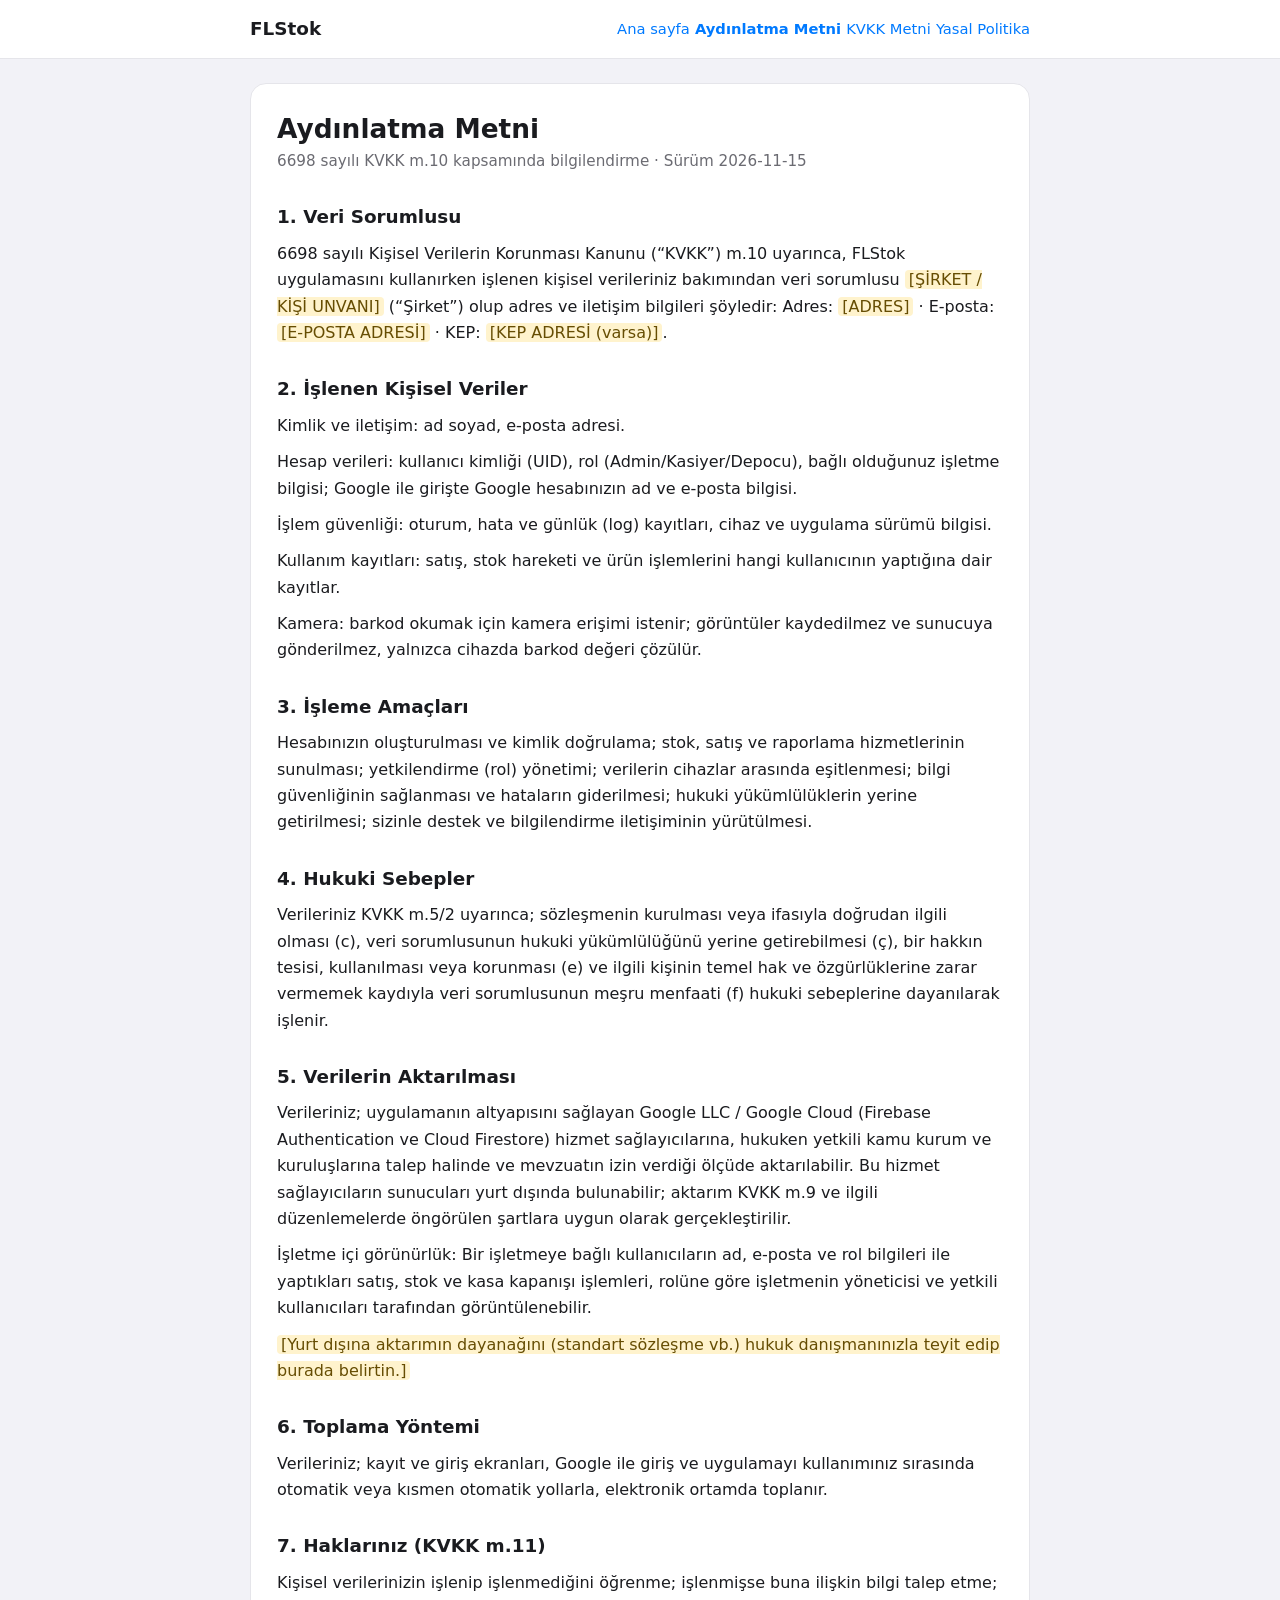
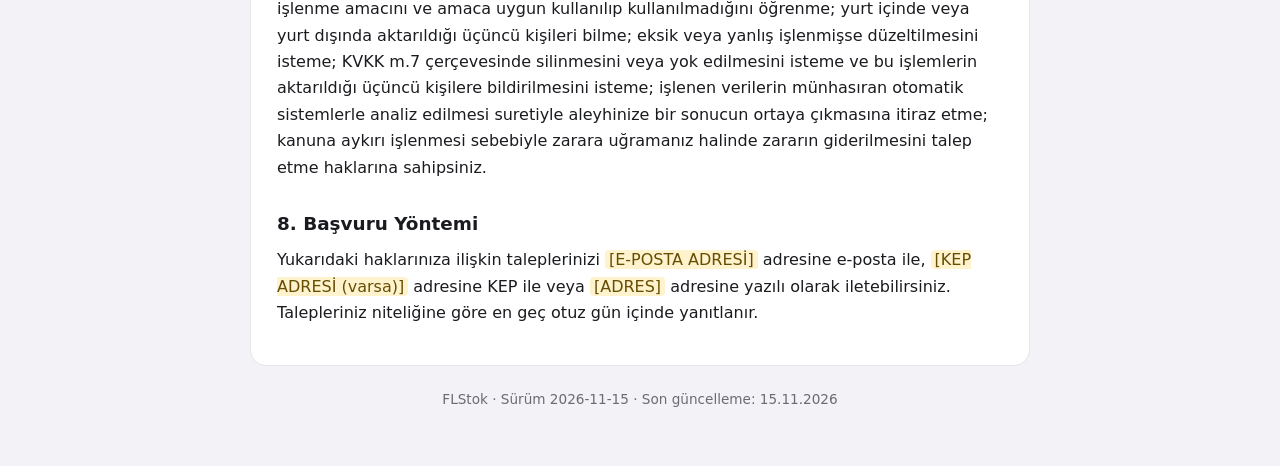
<file: flstok/aydinlatma-metni.html>
<!DOCTYPE html>
<!-- TASLAK: sarı işaretli [köşeli parantezli] .ph alanlarını kendi bilgilerinle doldur, yayından önce hukukçuya kontrol ettir. -->
<html lang="tr">
<head>
<meta charset="utf-8">
<meta name="viewport" content="width=device-width, initial-scale=1">
<title>Aydınlatma Metni · FLStok</title>
<meta name="description" content="6698 sayılı KVKK m.10 kapsamında bilgilendirme">
<style>
:root{color-scheme:light dark;--bg:#f2f2f7;--card:#fff;--text:#1a1b1f;--muted:#6b6b72;--line:#e5e5ea;--blue:#007aff;--ph-bg:#fff3cd;--ph-fg:#664d03}
@media (prefers-color-scheme:dark){:root{--bg:#000;--card:#1c1c1e;--text:#fff;--muted:#a1a1a6;--line:#38383a;--blue:#0a84ff;--ph-bg:#4d3b00;--ph-fg:#ffd75e}}
*{box-sizing:border-box}
body{margin:0;background:var(--bg);color:var(--text);font:16px/1.65 system-ui,-apple-system,"Segoe UI",Roboto,"Helvetica Neue",Arial,sans-serif}
header{background:var(--card);border-bottom:1px solid var(--line)}
.bar{max-width:820px;margin:0 auto;padding:14px 20px;display:flex;flex-wrap:wrap;gap:10px 22px;align-items:center}
.brand{font-weight:800;font-size:1.15rem;color:var(--text);text-decoration:none;margin-right:auto}
nav a{color:var(--blue);text-decoration:none;font-size:.92rem}
nav a:hover{text-decoration:underline}
nav a[aria-current=page]{font-weight:700}
main{max-width:820px;margin:0 auto;padding:24px 20px 56px}
article{background:var(--card);border:1px solid var(--line);border-radius:16px;padding:28px 26px}
h1{font-size:1.65rem;line-height:1.25;margin:0 0 4px}
.sub{color:var(--muted);margin:0 0 22px;font-size:.95rem}
h2{font-size:1.15rem;margin:28px 0 8px}
h2.group{font-size:1.3rem;margin-top:36px;padding-top:18px;border-top:1px solid var(--line)}
h3{font-size:1.02rem;margin:20px 0 6px}
p{margin:0 0 10px}
.ph{background:var(--ph-bg);color:var(--ph-fg);padding:0 .25em;border-radius:4px}
footer{color:var(--muted);font-size:.85rem;margin-top:22px;text-align:center}
.cards{display:grid;gap:12px}
.card{display:block;background:var(--card);border:1px solid var(--line);border-radius:14px;padding:16px 18px;color:var(--text);text-decoration:none}
.card:hover{border-color:var(--blue)}
.card b{display:block;font-size:1.05rem}.card span{color:var(--muted);font-size:.92rem}
@media (max-width:520px){article{padding:20px 16px}}
</style>
</head>
<body>
<header><div class="bar"><a class="brand" href="index.html">FLStok</a><nav><a href="index.html">Ana sayfa</a> <a href="aydinlatma-metni.html" aria-current="page">Aydınlatma Metni</a> <a href="kvkk-metni.html">KVKK Metni</a> <a href="yasal-politika.html">Yasal Politika</a></nav></div></header>
<main>
<article>
<h1>Aydınlatma Metni</h1>
<p class="sub">6698 sayılı KVKK m.10 kapsamında bilgilendirme · Sürüm 2026-11-15</p>
<h2>1. Veri Sorumlusu</h2>
<p>6698 sayılı Kişisel Verilerin Korunması Kanunu (“KVKK”) m.10 uyarınca, FLStok uygulamasını kullanırken işlenen kişisel verileriniz bakımından veri sorumlusu <span class="ph">[ŞİRKET / KİŞİ UNVANI]</span> (“Şirket”) olup adres ve iletişim bilgileri şöyledir: Adres: <span class="ph">[ADRES]</span> · E-posta: <span class="ph">[E-POSTA ADRESİ]</span> · KEP: <span class="ph">[KEP ADRESİ (varsa)]</span>.</p>
<h2>2. İşlenen Kişisel Veriler</h2>
<p>Kimlik ve iletişim: ad soyad, e-posta adresi.</p>
<p>Hesap verileri: kullanıcı kimliği (UID), rol (Admin/Kasiyer/Depocu), bağlı olduğunuz işletme bilgisi; Google ile girişte Google hesabınızın ad ve e-posta bilgisi.</p>
<p>İşlem güvenliği: oturum, hata ve günlük (log) kayıtları, cihaz ve uygulama sürümü bilgisi.</p>
<p>Kullanım kayıtları: satış, stok hareketi ve ürün işlemlerini hangi kullanıcının yaptığına dair kayıtlar.</p>
<p>Kamera: barkod okumak için kamera erişimi istenir; görüntüler kaydedilmez ve sunucuya gönderilmez, yalnızca cihazda barkod değeri çözülür.</p>
<h2>3. İşleme Amaçları</h2>
<p>Hesabınızın oluşturulması ve kimlik doğrulama; stok, satış ve raporlama hizmetlerinin sunulması; yetkilendirme (rol) yönetimi; verilerin cihazlar arasında eşitlenmesi; bilgi güvenliğinin sağlanması ve hataların giderilmesi; hukuki yükümlülüklerin yerine getirilmesi; sizinle destek ve bilgilendirme iletişiminin yürütülmesi.</p>
<h2>4. Hukuki Sebepler</h2>
<p>Verileriniz KVKK m.5/2 uyarınca; sözleşmenin kurulması veya ifasıyla doğrudan ilgili olması (c), veri sorumlusunun hukuki yükümlülüğünü yerine getirebilmesi (ç), bir hakkın tesisi, kullanılması veya korunması (e) ve ilgili kişinin temel hak ve özgürlüklerine zarar vermemek kaydıyla veri sorumlusunun meşru menfaati (f) hukuki sebeplerine dayanılarak işlenir.</p>
<h2>5. Verilerin Aktarılması</h2>
<p>Verileriniz; uygulamanın altyapısını sağlayan Google LLC / Google Cloud (Firebase Authentication ve Cloud Firestore) hizmet sağlayıcılarına, hukuken yetkili kamu kurum ve kuruluşlarına talep halinde ve mevzuatın izin verdiği ölçüde aktarılabilir. Bu hizmet sağlayıcıların sunucuları yurt dışında bulunabilir; aktarım KVKK m.9 ve ilgili düzenlemelerde öngörülen şartlara uygun olarak gerçekleştirilir.</p>
<p>İşletme içi görünürlük: Bir işletmeye bağlı kullanıcıların ad, e-posta ve rol bilgileri ile yaptıkları satış, stok ve kasa kapanışı işlemleri, rolüne göre işletmenin yöneticisi ve yetkili kullanıcıları tarafından görüntülenebilir.</p>
<p><span class="ph">[Yurt dışına aktarımın dayanağını (standart sözleşme vb.) hukuk danışmanınızla teyit edip burada belirtin.]</span></p>
<h2>6. Toplama Yöntemi</h2>
<p>Verileriniz; kayıt ve giriş ekranları, Google ile giriş ve uygulamayı kullanımınız sırasında otomatik veya kısmen otomatik yollarla, elektronik ortamda toplanır.</p>
<h2>7. Haklarınız (KVKK m.11)</h2>
<p>Kişisel verilerinizin işlenip işlenmediğini öğrenme; işlenmişse buna ilişkin bilgi talep etme; işlenme amacını ve amaca uygun kullanılıp kullanılmadığını öğrenme; yurt içinde veya yurt dışında aktarıldığı üçüncü kişileri bilme; eksik veya yanlış işlenmişse düzeltilmesini isteme; KVKK m.7 çerçevesinde silinmesini veya yok edilmesini isteme ve bu işlemlerin aktarıldığı üçüncü kişilere bildirilmesini isteme; işlenen verilerin münhasıran otomatik sistemlerle analiz edilmesi suretiyle aleyhinize bir sonucun ortaya çıkmasına itiraz etme; kanuna aykırı işlenmesi sebebiyle zarara uğramanız halinde zararın giderilmesini talep etme haklarına sahipsiniz.</p>
<h2>8. Başvuru Yöntemi</h2>
<p>Yukarıdaki haklarınıza ilişkin taleplerinizi <span class="ph">[E-POSTA ADRESİ]</span> adresine e-posta ile, <span class="ph">[KEP ADRESİ (varsa)]</span> adresine KEP ile veya <span class="ph">[ADRES]</span> adresine yazılı olarak iletebilirsiniz. Talepleriniz niteliğine göre en geç otuz gün içinde yanıtlanır.</p>
</article>
<footer>FLStok · Sürüm 2026-11-15 · Son güncelleme: 15.11.2026</footer>
</main>
</body>
</html>
</file>
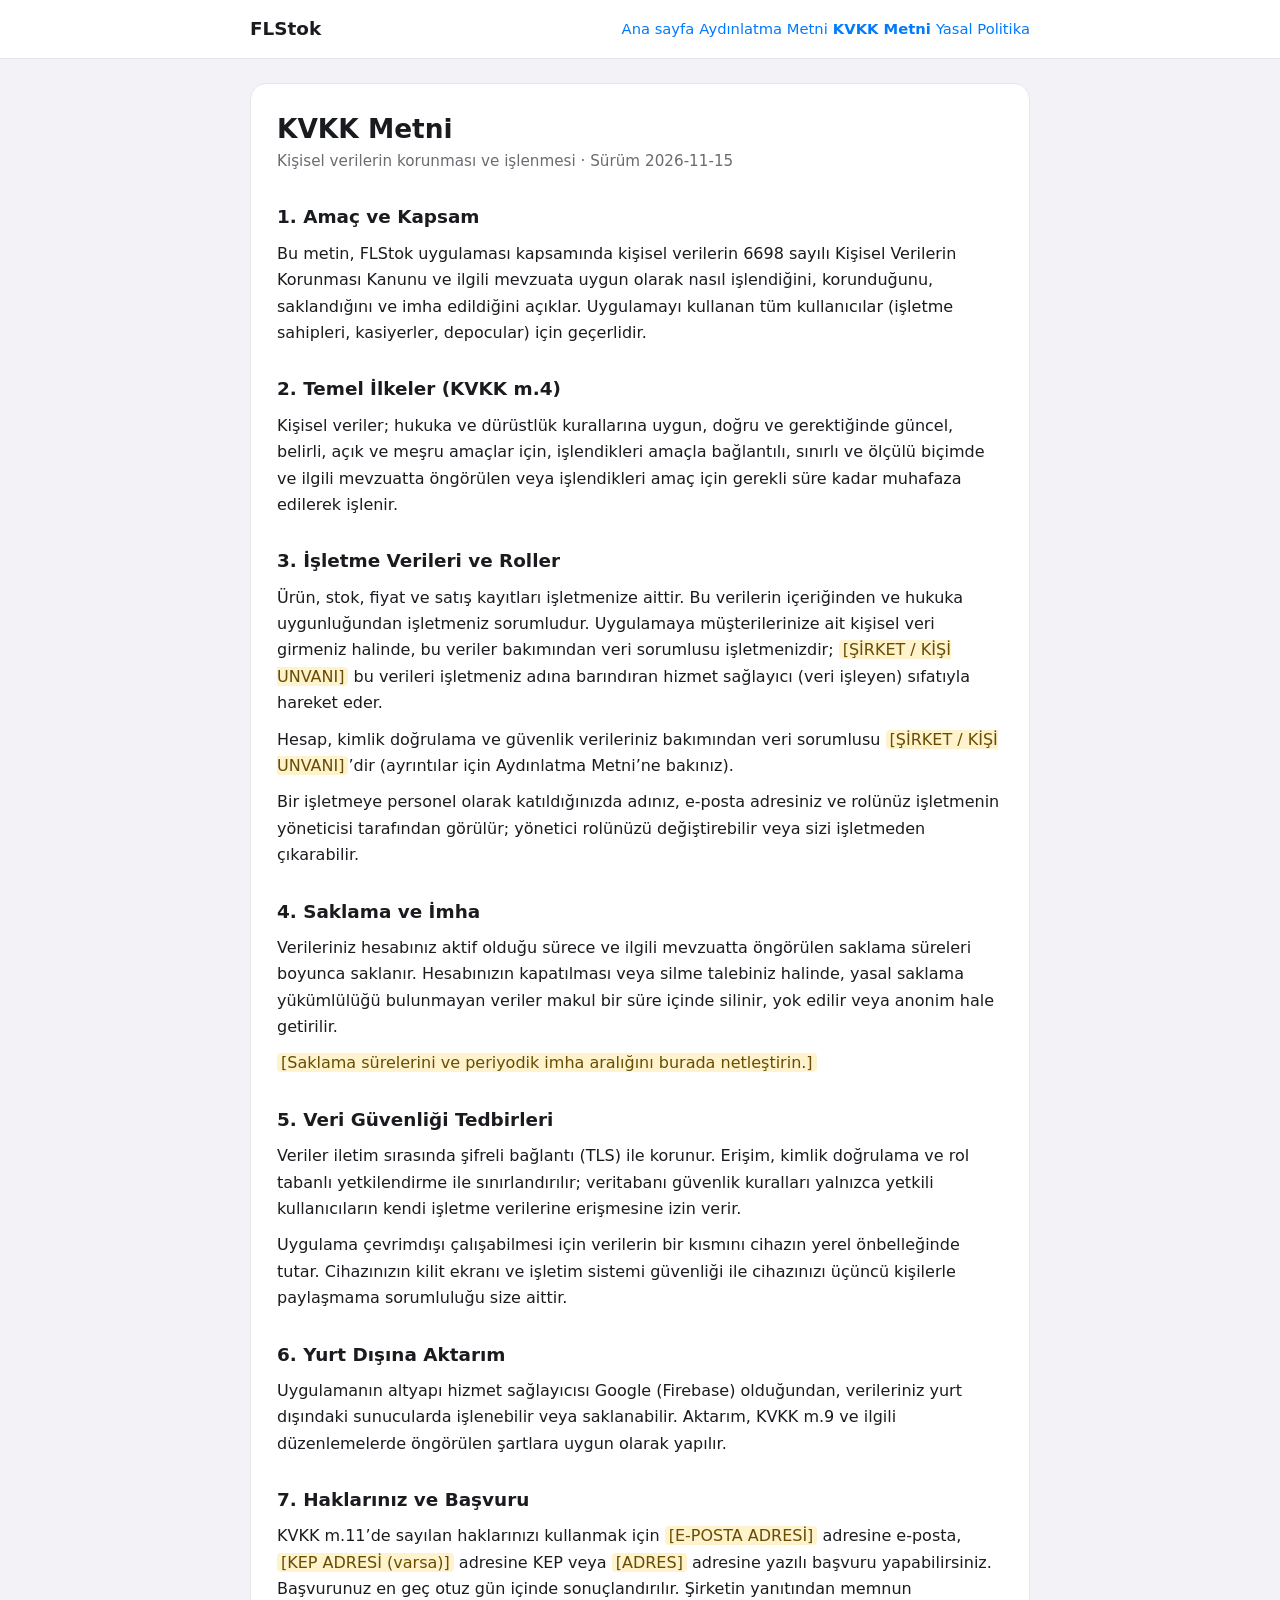
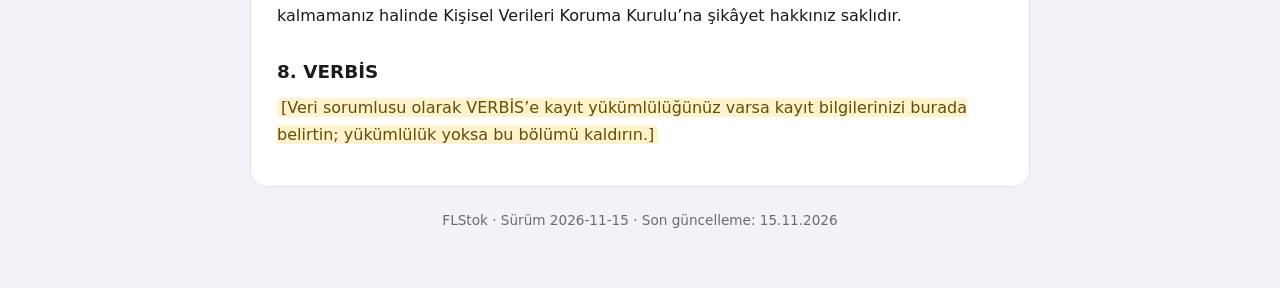
<file: flstok/kvkk-metni.html>
<!DOCTYPE html>
<!-- TASLAK: sarı işaretli [köşeli parantezli] .ph alanlarını kendi bilgilerinle doldur, yayından önce hukukçuya kontrol ettir. -->
<html lang="tr">
<head>
<meta charset="utf-8">
<meta name="viewport" content="width=device-width, initial-scale=1">
<title>KVKK Metni · FLStok</title>
<meta name="description" content="Kişisel verilerin korunması ve işlenmesi">
<style>
:root{color-scheme:light dark;--bg:#f2f2f7;--card:#fff;--text:#1a1b1f;--muted:#6b6b72;--line:#e5e5ea;--blue:#007aff;--ph-bg:#fff3cd;--ph-fg:#664d03}
@media (prefers-color-scheme:dark){:root{--bg:#000;--card:#1c1c1e;--text:#fff;--muted:#a1a1a6;--line:#38383a;--blue:#0a84ff;--ph-bg:#4d3b00;--ph-fg:#ffd75e}}
*{box-sizing:border-box}
body{margin:0;background:var(--bg);color:var(--text);font:16px/1.65 system-ui,-apple-system,"Segoe UI",Roboto,"Helvetica Neue",Arial,sans-serif}
header{background:var(--card);border-bottom:1px solid var(--line)}
.bar{max-width:820px;margin:0 auto;padding:14px 20px;display:flex;flex-wrap:wrap;gap:10px 22px;align-items:center}
.brand{font-weight:800;font-size:1.15rem;color:var(--text);text-decoration:none;margin-right:auto}
nav a{color:var(--blue);text-decoration:none;font-size:.92rem}
nav a:hover{text-decoration:underline}
nav a[aria-current=page]{font-weight:700}
main{max-width:820px;margin:0 auto;padding:24px 20px 56px}
article{background:var(--card);border:1px solid var(--line);border-radius:16px;padding:28px 26px}
h1{font-size:1.65rem;line-height:1.25;margin:0 0 4px}
.sub{color:var(--muted);margin:0 0 22px;font-size:.95rem}
h2{font-size:1.15rem;margin:28px 0 8px}
h2.group{font-size:1.3rem;margin-top:36px;padding-top:18px;border-top:1px solid var(--line)}
h3{font-size:1.02rem;margin:20px 0 6px}
p{margin:0 0 10px}
.ph{background:var(--ph-bg);color:var(--ph-fg);padding:0 .25em;border-radius:4px}
footer{color:var(--muted);font-size:.85rem;margin-top:22px;text-align:center}
.cards{display:grid;gap:12px}
.card{display:block;background:var(--card);border:1px solid var(--line);border-radius:14px;padding:16px 18px;color:var(--text);text-decoration:none}
.card:hover{border-color:var(--blue)}
.card b{display:block;font-size:1.05rem}.card span{color:var(--muted);font-size:.92rem}
@media (max-width:520px){article{padding:20px 16px}}
</style>
</head>
<body>
<header><div class="bar"><a class="brand" href="index.html">FLStok</a><nav><a href="index.html">Ana sayfa</a> <a href="aydinlatma-metni.html">Aydınlatma Metni</a> <a href="kvkk-metni.html" aria-current="page">KVKK Metni</a> <a href="yasal-politika.html">Yasal Politika</a></nav></div></header>
<main>
<article>
<h1>KVKK Metni</h1>
<p class="sub">Kişisel verilerin korunması ve işlenmesi · Sürüm 2026-11-15</p>
<h2>1. Amaç ve Kapsam</h2>
<p>Bu metin, FLStok uygulaması kapsamında kişisel verilerin 6698 sayılı Kişisel Verilerin Korunması Kanunu ve ilgili mevzuata uygun olarak nasıl işlendiğini, korunduğunu, saklandığını ve imha edildiğini açıklar. Uygulamayı kullanan tüm kullanıcılar (işletme sahipleri, kasiyerler, depocular) için geçerlidir.</p>
<h2>2. Temel İlkeler (KVKK m.4)</h2>
<p>Kişisel veriler; hukuka ve dürüstlük kurallarına uygun, doğru ve gerektiğinde güncel, belirli, açık ve meşru amaçlar için, işlendikleri amaçla bağlantılı, sınırlı ve ölçülü biçimde ve ilgili mevzuatta öngörülen veya işlendikleri amaç için gerekli süre kadar muhafaza edilerek işlenir.</p>
<h2>3. İşletme Verileri ve Roller</h2>
<p>Ürün, stok, fiyat ve satış kayıtları işletmenize aittir. Bu verilerin içeriğinden ve hukuka uygunluğundan işletmeniz sorumludur. Uygulamaya müşterilerinize ait kişisel veri girmeniz halinde, bu veriler bakımından veri sorumlusu işletmenizdir; <span class="ph">[ŞİRKET / KİŞİ UNVANI]</span> bu verileri işletmeniz adına barındıran hizmet sağlayıcı (veri işleyen) sıfatıyla hareket eder.</p>
<p>Hesap, kimlik doğrulama ve güvenlik verileriniz bakımından veri sorumlusu <span class="ph">[ŞİRKET / KİŞİ UNVANI]</span>’dir (ayrıntılar için Aydınlatma Metni’ne bakınız).</p>
<p>Bir işletmeye personel olarak katıldığınızda adınız, e-posta adresiniz ve rolünüz işletmenin yöneticisi tarafından görülür; yönetici rolünüzü değiştirebilir veya sizi işletmeden çıkarabilir.</p>
<h2>4. Saklama ve İmha</h2>
<p>Verileriniz hesabınız aktif olduğu sürece ve ilgili mevzuatta öngörülen saklama süreleri boyunca saklanır. Hesabınızın kapatılması veya silme talebiniz halinde, yasal saklama yükümlülüğü bulunmayan veriler makul bir süre içinde silinir, yok edilir veya anonim hale getirilir.</p>
<p><span class="ph">[Saklama sürelerini ve periyodik imha aralığını burada netleştirin.]</span></p>
<h2>5. Veri Güvenliği Tedbirleri</h2>
<p>Veriler iletim sırasında şifreli bağlantı (TLS) ile korunur. Erişim, kimlik doğrulama ve rol tabanlı yetkilendirme ile sınırlandırılır; veritabanı güvenlik kuralları yalnızca yetkili kullanıcıların kendi işletme verilerine erişmesine izin verir.</p>
<p>Uygulama çevrimdışı çalışabilmesi için verilerin bir kısmını cihazın yerel önbelleğinde tutar. Cihazınızın kilit ekranı ve işletim sistemi güvenliği ile cihazınızı üçüncü kişilerle paylaşmama sorumluluğu size aittir.</p>
<h2>6. Yurt Dışına Aktarım</h2>
<p>Uygulamanın altyapı hizmet sağlayıcısı Google (Firebase) olduğundan, verileriniz yurt dışındaki sunucularda işlenebilir veya saklanabilir. Aktarım, KVKK m.9 ve ilgili düzenlemelerde öngörülen şartlara uygun olarak yapılır.</p>
<h2>7. Haklarınız ve Başvuru</h2>
<p>KVKK m.11’de sayılan haklarınızı kullanmak için <span class="ph">[E-POSTA ADRESİ]</span> adresine e-posta, <span class="ph">[KEP ADRESİ (varsa)]</span> adresine KEP veya <span class="ph">[ADRES]</span> adresine yazılı başvuru yapabilirsiniz. Başvurunuz en geç otuz gün içinde sonuçlandırılır. Şirketin yanıtından memnun kalmamanız halinde Kişisel Verileri Koruma Kurulu’na şikâyet hakkınız saklıdır.</p>
<h2>8. VERBİS</h2>
<p><span class="ph">[Veri sorumlusu olarak VERBİS’e kayıt yükümlülüğünüz varsa kayıt bilgilerinizi burada belirtin; yükümlülük yoksa bu bölümü kaldırın.]</span></p>
</article>
<footer>FLStok · Sürüm 2026-11-15 · Son güncelleme: 15.11.2026</footer>
</main>
</body>
</html>
</file>
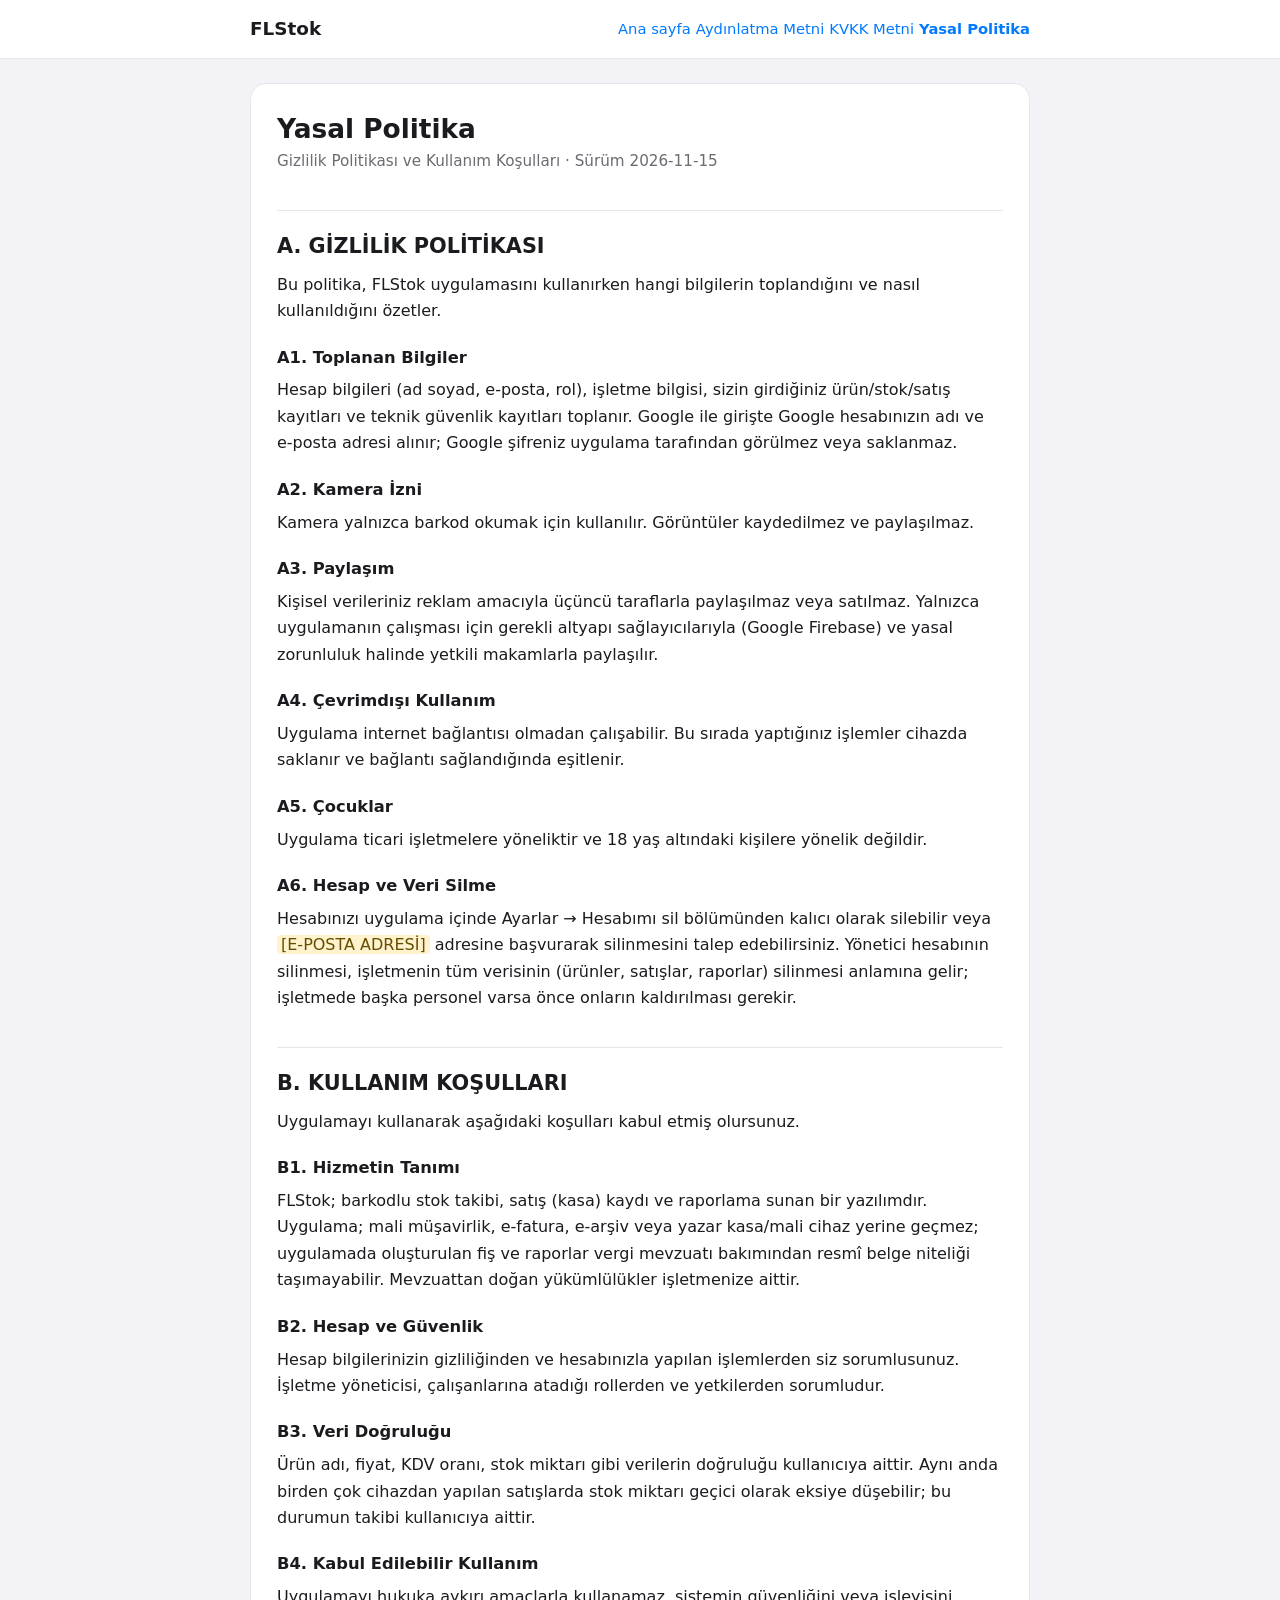
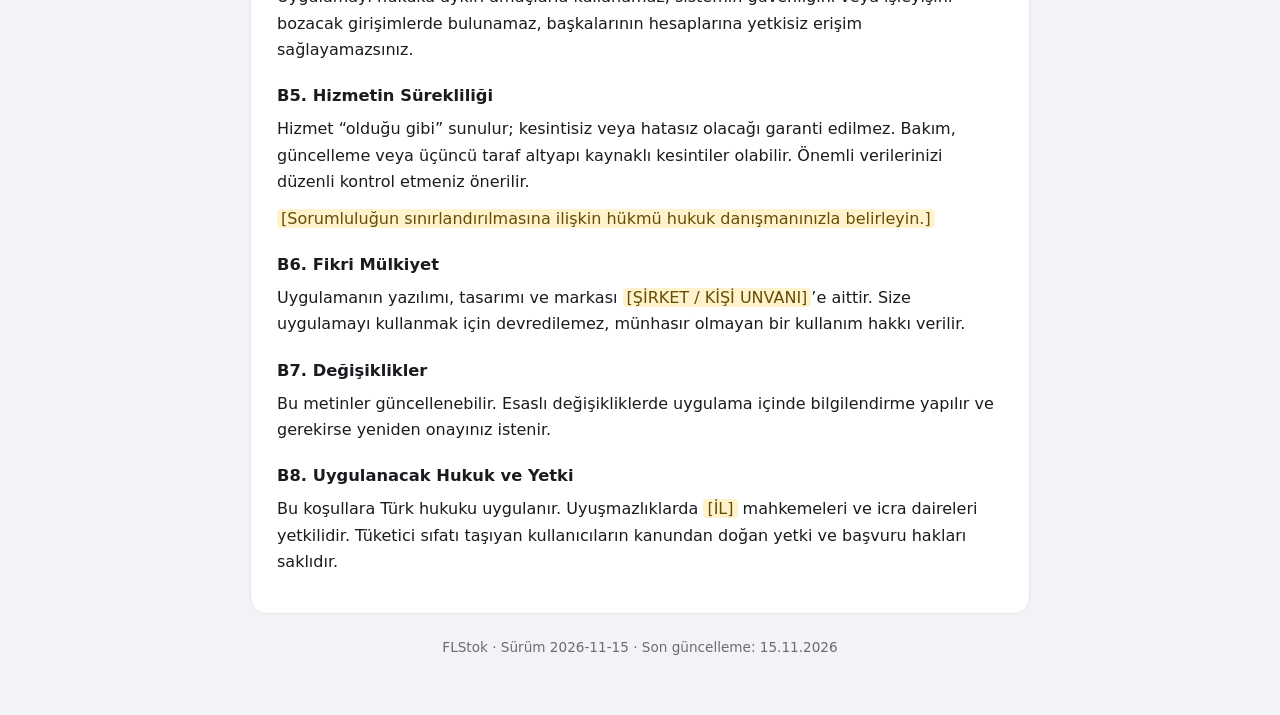
<file: flstok/yasal-politika.html>
<!DOCTYPE html>
<!-- TASLAK: sarı işaretli [köşeli parantezli] .ph alanlarını kendi bilgilerinle doldur, yayından önce hukukçuya kontrol ettir. -->
<html lang="tr">
<head>
<meta charset="utf-8">
<meta name="viewport" content="width=device-width, initial-scale=1">
<title>Yasal Politika · FLStok</title>
<meta name="description" content="Gizlilik Politikası ve Kullanım Koşulları">
<style>
:root{color-scheme:light dark;--bg:#f2f2f7;--card:#fff;--text:#1a1b1f;--muted:#6b6b72;--line:#e5e5ea;--blue:#007aff;--ph-bg:#fff3cd;--ph-fg:#664d03}
@media (prefers-color-scheme:dark){:root{--bg:#000;--card:#1c1c1e;--text:#fff;--muted:#a1a1a6;--line:#38383a;--blue:#0a84ff;--ph-bg:#4d3b00;--ph-fg:#ffd75e}}
*{box-sizing:border-box}
body{margin:0;background:var(--bg);color:var(--text);font:16px/1.65 system-ui,-apple-system,"Segoe UI",Roboto,"Helvetica Neue",Arial,sans-serif}
header{background:var(--card);border-bottom:1px solid var(--line)}
.bar{max-width:820px;margin:0 auto;padding:14px 20px;display:flex;flex-wrap:wrap;gap:10px 22px;align-items:center}
.brand{font-weight:800;font-size:1.15rem;color:var(--text);text-decoration:none;margin-right:auto}
nav a{color:var(--blue);text-decoration:none;font-size:.92rem}
nav a:hover{text-decoration:underline}
nav a[aria-current=page]{font-weight:700}
main{max-width:820px;margin:0 auto;padding:24px 20px 56px}
article{background:var(--card);border:1px solid var(--line);border-radius:16px;padding:28px 26px}
h1{font-size:1.65rem;line-height:1.25;margin:0 0 4px}
.sub{color:var(--muted);margin:0 0 22px;font-size:.95rem}
h2{font-size:1.15rem;margin:28px 0 8px}
h2.group{font-size:1.3rem;margin-top:36px;padding-top:18px;border-top:1px solid var(--line)}
h3{font-size:1.02rem;margin:20px 0 6px}
p{margin:0 0 10px}
.ph{background:var(--ph-bg);color:var(--ph-fg);padding:0 .25em;border-radius:4px}
footer{color:var(--muted);font-size:.85rem;margin-top:22px;text-align:center}
.cards{display:grid;gap:12px}
.card{display:block;background:var(--card);border:1px solid var(--line);border-radius:14px;padding:16px 18px;color:var(--text);text-decoration:none}
.card:hover{border-color:var(--blue)}
.card b{display:block;font-size:1.05rem}.card span{color:var(--muted);font-size:.92rem}
@media (max-width:520px){article{padding:20px 16px}}
</style>
</head>
<body>
<header><div class="bar"><a class="brand" href="index.html">FLStok</a><nav><a href="index.html">Ana sayfa</a> <a href="aydinlatma-metni.html">Aydınlatma Metni</a> <a href="kvkk-metni.html">KVKK Metni</a> <a href="yasal-politika.html" aria-current="page">Yasal Politika</a></nav></div></header>
<main>
<article>
<h1>Yasal Politika</h1>
<p class="sub">Gizlilik Politikası ve Kullanım Koşulları · Sürüm 2026-11-15</p>
<h2 class="group">A. GİZLİLİK POLİTİKASI</h2>
<p>Bu politika, FLStok uygulamasını kullanırken hangi bilgilerin toplandığını ve nasıl kullanıldığını özetler.</p>
<h3>A1. Toplanan Bilgiler</h3>
<p>Hesap bilgileri (ad soyad, e-posta, rol), işletme bilgisi, sizin girdiğiniz ürün/stok/satış kayıtları ve teknik güvenlik kayıtları toplanır. Google ile girişte Google hesabınızın adı ve e-posta adresi alınır; Google şifreniz uygulama tarafından görülmez veya saklanmaz.</p>
<h3>A2. Kamera İzni</h3>
<p>Kamera yalnızca barkod okumak için kullanılır. Görüntüler kaydedilmez ve paylaşılmaz.</p>
<h3>A3. Paylaşım</h3>
<p>Kişisel verileriniz reklam amacıyla üçüncü taraflarla paylaşılmaz veya satılmaz. Yalnızca uygulamanın çalışması için gerekli altyapı sağlayıcılarıyla (Google Firebase) ve yasal zorunluluk halinde yetkili makamlarla paylaşılır.</p>
<h3>A4. Çevrimdışı Kullanım</h3>
<p>Uygulama internet bağlantısı olmadan çalışabilir. Bu sırada yaptığınız işlemler cihazda saklanır ve bağlantı sağlandığında eşitlenir.</p>
<h3>A5. Çocuklar</h3>
<p>Uygulama ticari işletmelere yöneliktir ve 18 yaş altındaki kişilere yönelik değildir.</p>
<h3>A6. Hesap ve Veri Silme</h3>
<p>Hesabınızı uygulama içinde Ayarlar → Hesabımı sil bölümünden kalıcı olarak silebilir veya <span class="ph">[E-POSTA ADRESİ]</span> adresine başvurarak silinmesini talep edebilirsiniz. Yönetici hesabının silinmesi, işletmenin tüm verisinin (ürünler, satışlar, raporlar) silinmesi anlamına gelir; işletmede başka personel varsa önce onların kaldırılması gerekir.</p>
<h2 class="group">B. KULLANIM KOŞULLARI</h2>
<p>Uygulamayı kullanarak aşağıdaki koşulları kabul etmiş olursunuz.</p>
<h3>B1. Hizmetin Tanımı</h3>
<p>FLStok; barkodlu stok takibi, satış (kasa) kaydı ve raporlama sunan bir yazılımdır. Uygulama; mali müşavirlik, e-fatura, e-arşiv veya yazar kasa/mali cihaz yerine geçmez; uygulamada oluşturulan fiş ve raporlar vergi mevzuatı bakımından resmî belge niteliği taşımayabilir. Mevzuattan doğan yükümlülükler işletmenize aittir.</p>
<h3>B2. Hesap ve Güvenlik</h3>
<p>Hesap bilgilerinizin gizliliğinden ve hesabınızla yapılan işlemlerden siz sorumlusunuz. İşletme yöneticisi, çalışanlarına atadığı rollerden ve yetkilerden sorumludur.</p>
<h3>B3. Veri Doğruluğu</h3>
<p>Ürün adı, fiyat, KDV oranı, stok miktarı gibi verilerin doğruluğu kullanıcıya aittir. Aynı anda birden çok cihazdan yapılan satışlarda stok miktarı geçici olarak eksiye düşebilir; bu durumun takibi kullanıcıya aittir.</p>
<h3>B4. Kabul Edilebilir Kullanım</h3>
<p>Uygulamayı hukuka aykırı amaçlarla kullanamaz, sistemin güvenliğini veya işleyişini bozacak girişimlerde bulunamaz, başkalarının hesaplarına yetkisiz erişim sağlayamazsınız.</p>
<h3>B5. Hizmetin Sürekliliği</h3>
<p>Hizmet “olduğu gibi” sunulur; kesintisiz veya hatasız olacağı garanti edilmez. Bakım, güncelleme veya üçüncü taraf altyapı kaynaklı kesintiler olabilir. Önemli verilerinizi düzenli kontrol etmeniz önerilir.</p>
<p><span class="ph">[Sorumluluğun sınırlandırılmasına ilişkin hükmü hukuk danışmanınızla belirleyin.]</span></p>
<h3>B6. Fikri Mülkiyet</h3>
<p>Uygulamanın yazılımı, tasarımı ve markası <span class="ph">[ŞİRKET / KİŞİ UNVANI]</span>’e aittir. Size uygulamayı kullanmak için devredilemez, münhasır olmayan bir kullanım hakkı verilir.</p>
<h3>B7. Değişiklikler</h3>
<p>Bu metinler güncellenebilir. Esaslı değişikliklerde uygulama içinde bilgilendirme yapılır ve gerekirse yeniden onayınız istenir.</p>
<h3>B8. Uygulanacak Hukuk ve Yetki</h3>
<p>Bu koşullara Türk hukuku uygulanır. Uyuşmazlıklarda <span class="ph">[İL]</span> mahkemeleri ve icra daireleri yetkilidir. Tüketici sıfatı taşıyan kullanıcıların kanundan doğan yetki ve başvuru hakları saklıdır.</p>
</article>
<footer>FLStok · Sürüm 2026-11-15 · Son güncelleme: 15.11.2026</footer>
</main>
</body>
</html>
</file>
